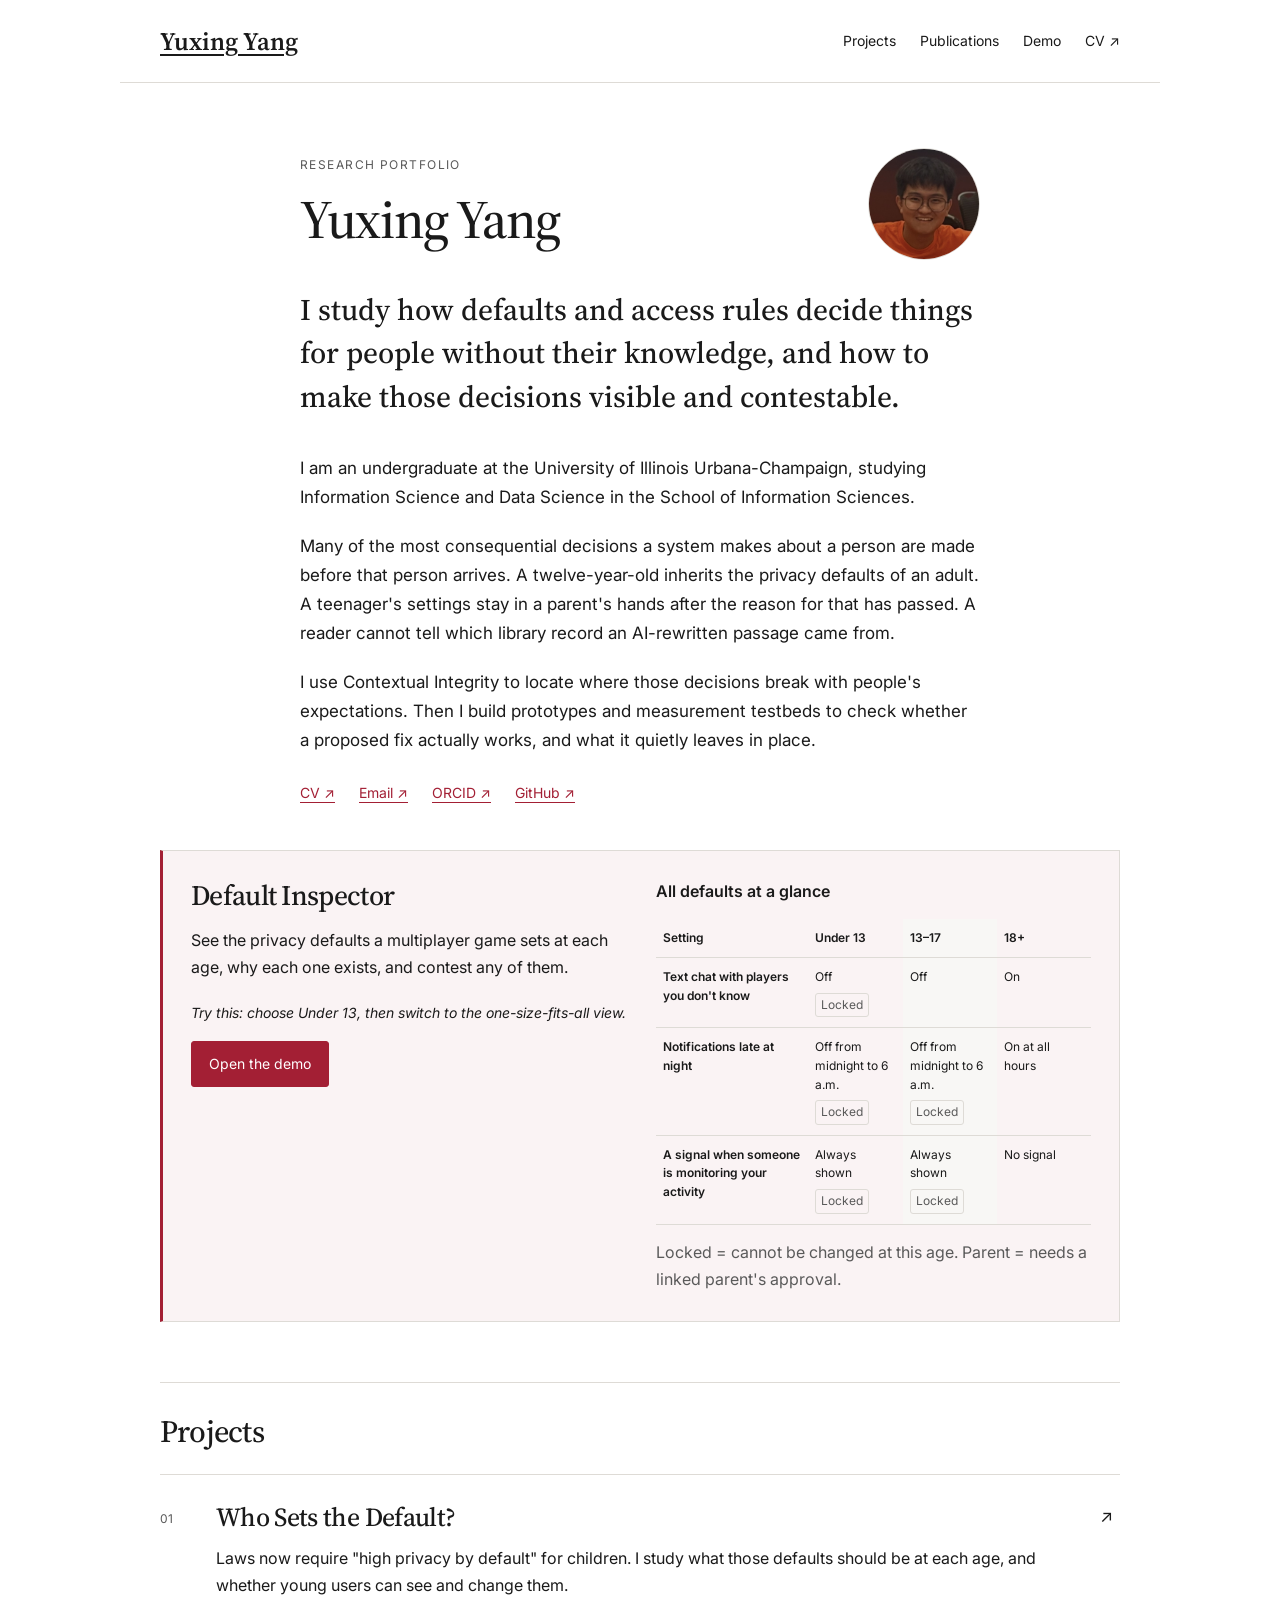
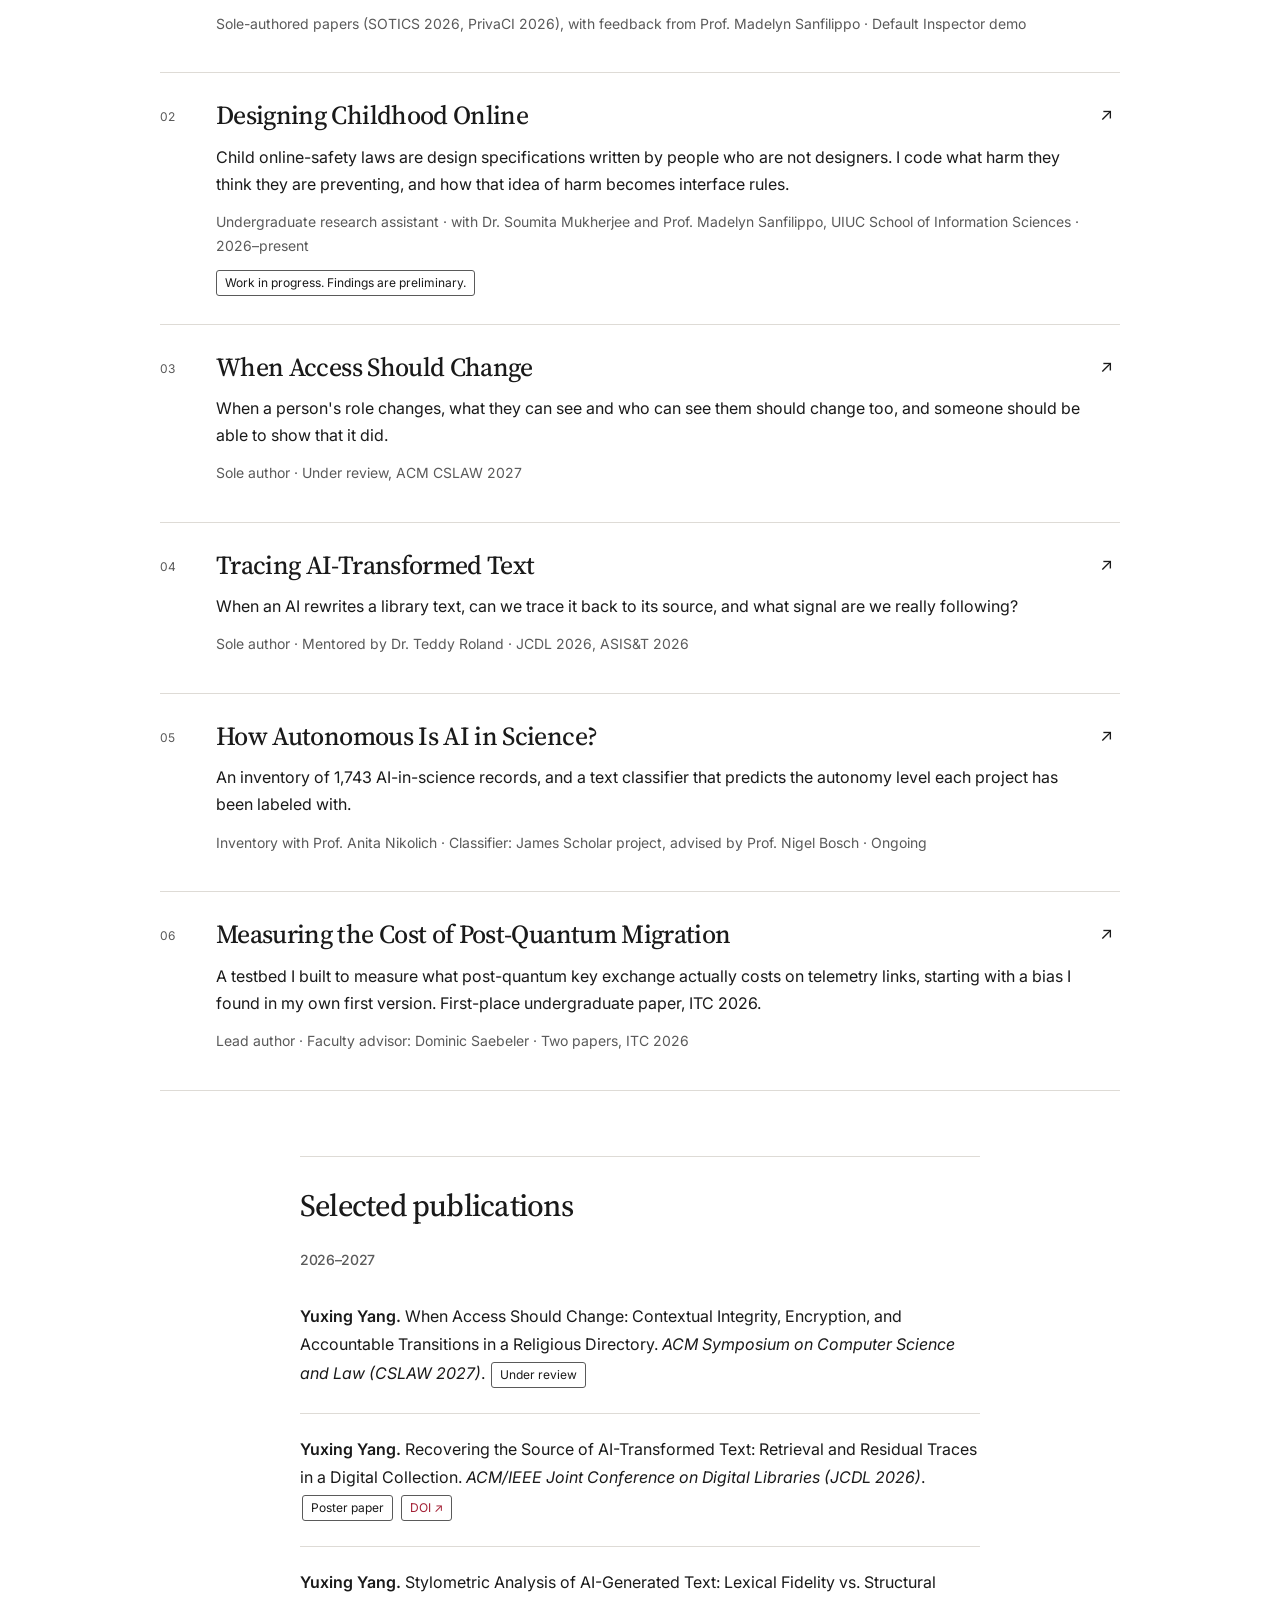
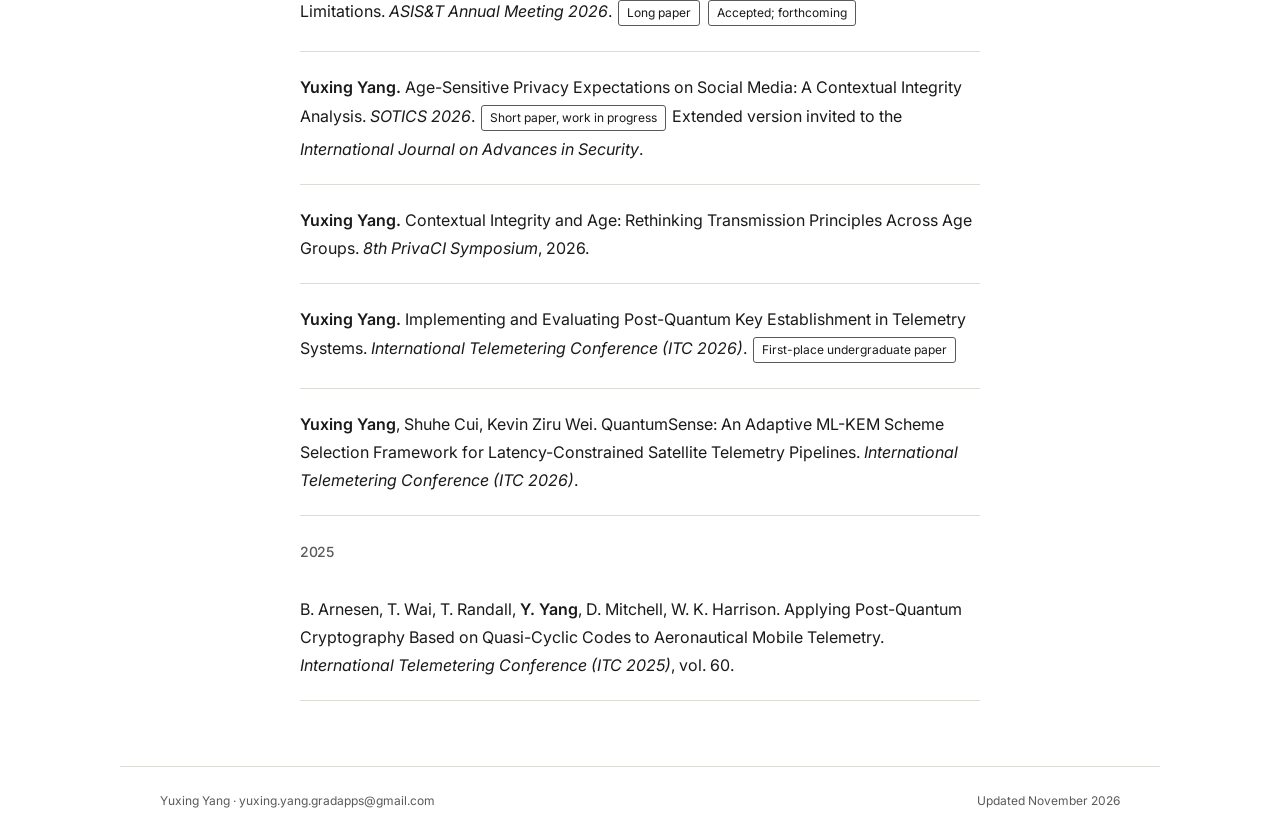
<file: index.html>
<!doctype html>
<html lang="en"><head><meta charset="utf-8"><meta name="viewport" content="width=device-width, initial-scale=1"><title>Yuxing Yang · Research portfolio</title><meta name="description" content="I study how defaults and access rules decide things for people without their knowledge, and how to make those decisions visible and contestable."><meta property="og:title" content="Yuxing Yang · Research portfolio"><meta property="og:description" content="I study how defaults and access rules decide things for people without their knowledge, and how to make those decisions visible and contestable."><meta property="og:type" content="website"><meta property="og:image" content="https://elioyang.github.io/assets/img/headshot.jpg"><link rel="canonical" href="https://elioyang.github.io/"><meta name="theme-color" content="#ffffff" media="(prefers-color-scheme: light)"><meta name="theme-color" content="#141414" media="(prefers-color-scheme: dark)"><meta name="color-scheme" content="light dark"><link rel="icon" href="/assets/img/favicon.svg" type="image/svg+xml"><link rel="preconnect" href="https://fonts.googleapis.com"><link rel="preconnect" href="https://fonts.gstatic.com" crossorigin><link href="https://fonts.googleapis.com/css2?family=Inter:wght@400;500;600;700&family=Source+Serif+4:ital,wght@0,400;0,500;0,600;1,400&display=swap" rel="stylesheet"><link rel="stylesheet" href="/assets/css/site.css"><script src="/assets/js/shared.js" defer></script><script src="/assets/js/charts.js" defer></script></head>
<body class=""><a class="skip" href="#main">Skip to content</a><header class="site-header"><a class="wordmark" href="/" aria-current="page">Yuxing Yang</a><nav aria-label="Main navigation"><a href="/#projects" >Projects</a><a href="/#publications">Publications</a><a href="/demo/" >Demo</a><a href="/assets/cv.pdf">CV ↗</a></nav></header><main id="main"><section class="intro-section"><div class="intro-top"><div><p class="eyebrow">Research portfolio</p><h1>Yuxing Yang</h1></div><img class="headshot" src="/assets/img/headshot.jpg" alt="Yuxing Yang" width="112" height="112"></div><p class="hero-statement">I study how defaults and access rules decide things for people without their knowledge, and how to make those decisions visible and contestable.</p><div class="intro-copy"><p>I am an undergraduate at the University of Illinois Urbana-Champaign, studying Information Science and Data Science in the School of Information Sciences.</p><p>Many of the most consequential decisions a system makes about a person are made before that person arrives. A twelve-year-old inherits the privacy defaults of an adult. A teenager's settings stay in a parent's hands after the reason for that has passed. A reader cannot tell which library record an AI-rewritten passage came from.</p><p>I use Contextual Integrity to locate where those decisions break with people's expectations. Then I build prototypes and measurement testbeds to check whether a proposed fix actually works, and what it quietly leaves in place.</p></div><div class="profile-links"><a href="assets/cv.pdf">CV ↗</a><a href="mailto:yuxing.yang.gradapps@gmail.com">Email ↗</a><a href="https://orcid.org/0009-0000-5324-3581">ORCID ↗</a><a href="https://github.com/ElioYang">GitHub ↗</a></div></section><section class="demo-panel"><div><h2>Default Inspector</h2><p>See the privacy defaults a multiplayer game sets at each age, why each one exists, and contest any of them.</p><p class="try-line"><em>Try this: choose Under 13, then switch to the one-size-fits-all view.</em></p><a class="primary button" href="/demo/">Open the demo</a></div><div class="mini-matrix" data-overview="mini"></div></section><section id="projects" class="projects-section"><h2>Projects</h2><div class="project-list"><a class="project-row" href="/projects/defaults.html"><span class="project-number">01</span><div><h3>Who Sets the Default?</h3><p>Laws now require "high privacy by default" for children. I study what those defaults should be at each age, and whether young users can see and change them.</p><p class="meta-line">Sole-authored papers (SOTICS 2026, PrivaCI 2026), with feedback from Prof. Madelyn Sanfilippo · Default Inspector demo</p></div><span aria-hidden="true">↗</span></a><a class="project-row" href="/projects/design-codes.html"><span class="project-number">02</span><div><h3>Designing Childhood Online</h3><p>Child online-safety laws are design specifications written by people who are not designers. I code what harm they think they are preventing, and how that idea of harm becomes interface rules.</p><p class="meta-line">Undergraduate research assistant · with Dr. Soumita Mukherjee and Prof. Madelyn Sanfilippo, UIUC School of Information Sciences · 2026–present</p><span class="pill">Work in progress. Findings are preliminary.</span></div><span aria-hidden="true">↗</span></a><a class="project-row" href="/projects/access.html"><span class="project-number">03</span><div><h3>When Access Should Change</h3><p>When a person's role changes, what they can see and who can see them should change too, and someone should be able to show that it did.</p><p class="meta-line">Sole author · Under review, ACM CSLAW 2027</p></div><span aria-hidden="true">↗</span></a><a class="project-row" href="/projects/ai-text.html"><span class="project-number">04</span><div><h3>Tracing AI-Transformed Text</h3><p>When an AI rewrites a library text, can we trace it back to its source, and what signal are we really following?</p><p class="meta-line">Sole author · Mentored by Dr. Teddy Roland · JCDL 2026, ASIS&amp;T 2026</p></div><span aria-hidden="true">↗</span></a><a class="project-row" href="/projects/ai-science.html"><span class="project-number">05</span><div><h3>How Autonomous Is AI in Science?</h3><p>An inventory of 1,743 AI-in-science records, and a text classifier that predicts the autonomy level each project has been labeled with.</p><p class="meta-line">Inventory with Prof. Anita Nikolich · Classifier: James Scholar project, advised by Prof. Nigel Bosch · Ongoing</p></div><span aria-hidden="true">↗</span></a><a class="project-row" href="/projects/pqc.html"><span class="project-number">06</span><div><h3>Measuring the Cost of Post-Quantum Migration</h3><p>A testbed I built to measure what post-quantum key exchange actually costs on telemetry links, starting with a bias I found in my own first version. First-place undergraduate paper, ITC 2026.</p><p class="meta-line">Lead author · Faculty advisor: Dominic Saebeler · Two papers, ITC 2026</p></div><span aria-hidden="true">↗</span></a></div></section><section id="publications" class="publications-section"><h2>Selected publications</h2><h3 class="pub-year">2026–2027</h3><ul class="publication-list"><li class="publication"><strong>Yuxing Yang.</strong> <a class="publication-title" href="/assets/papers/cslaw2027-when-access-should-change-preprint.pdf">When Access Should Change: Contextual Integrity, Encryption, and Accountable Transitions in a Religious Directory.</a> <em>ACM Symposium on Computer Science and Law (CSLAW 2027)</em>. <span class="pill">Under review</span></li><li class="publication"><strong>Yuxing Yang.</strong> <a class="publication-title" href="/assets/papers/jcdl2026-source-recovery.pdf">Recovering the Source of AI-Transformed Text: Retrieval and Residual Traces in a Digital Collection.</a> <em>ACM/IEEE Joint Conference on Digital Libraries (JCDL 2026)</em>. <span class="pill">Poster paper</span> <a class="pill doi" href="https://doi.org/10.1145/3805696.3846479">DOI ↗</a></li><li class="publication"><strong>Yuxing Yang.</strong> <a class="publication-title" href="/assets/papers/asist2026-stylometry.pdf">Stylometric Analysis of AI-Generated Text: Lexical Fidelity vs. Structural Limitations.</a> <em>ASIS&amp;T Annual Meeting 2026</em>. <span class="pill">Long paper</span> <span class="pill">Accepted; forthcoming</span></li><li class="publication"><strong>Yuxing Yang.</strong> <a class="publication-title" href="/assets/papers/sotics2026-age-sensitive-privacy.pdf">Age-Sensitive Privacy Expectations on Social Media: A Contextual Integrity Analysis.</a> <em>SOTICS 2026</em>. <span class="pill">Short paper, work in progress</span> Extended version invited to the <em>International Journal on Advances in Security</em>.</li><li class="publication"><strong>Yuxing Yang.</strong> <a class="publication-title" href="/assets/papers/privaci2026-ci-and-age.pdf">Contextual Integrity and Age: Rethinking Transmission Principles Across Age Groups.</a> <em>8th PrivaCI Symposium</em>, 2026.</li><li class="publication"><strong>Yuxing Yang.</strong> <a class="publication-title" href="/assets/papers/itc2026-pq-key-establishment-testbed.pdf">Implementing and Evaluating Post-Quantum Key Establishment in Telemetry Systems.</a> <em>International Telemetering Conference (ITC 2026)</em>. <span class="pill">First-place undergraduate paper</span></li><li class="publication"><strong>Yuxing Yang</strong>, Shuhe Cui, Kevin Ziru Wei. <a class="publication-title" href="/assets/papers/itc2026-quantumsense.pdf">QuantumSense: An Adaptive ML-KEM Scheme Selection Framework for Latency-Constrained Satellite Telemetry Pipelines.</a> <em>International Telemetering Conference (ITC 2026)</em>.</li></ul><h3 class="pub-year">2025</h3><ul class="publication-list"><li class="publication">B. Arnesen, T. Wai, T. Randall, <strong>Y. Yang</strong>, D. Mitchell, W. K. Harrison. Applying Post-Quantum Cryptography Based on Quasi-Cyclic Codes to Aeronautical Mobile Telemetry. <em>International Telemetering Conference (ITC 2025)</em>, vol. 60.</li></ul></section></main><footer class="site-footer"><a href="mailto:yuxing.yang.gradapps@gmail.com">Yuxing Yang · yuxing.yang.gradapps@gmail.com</a><span>Updated November 2026</span></footer></body></html>
</file>
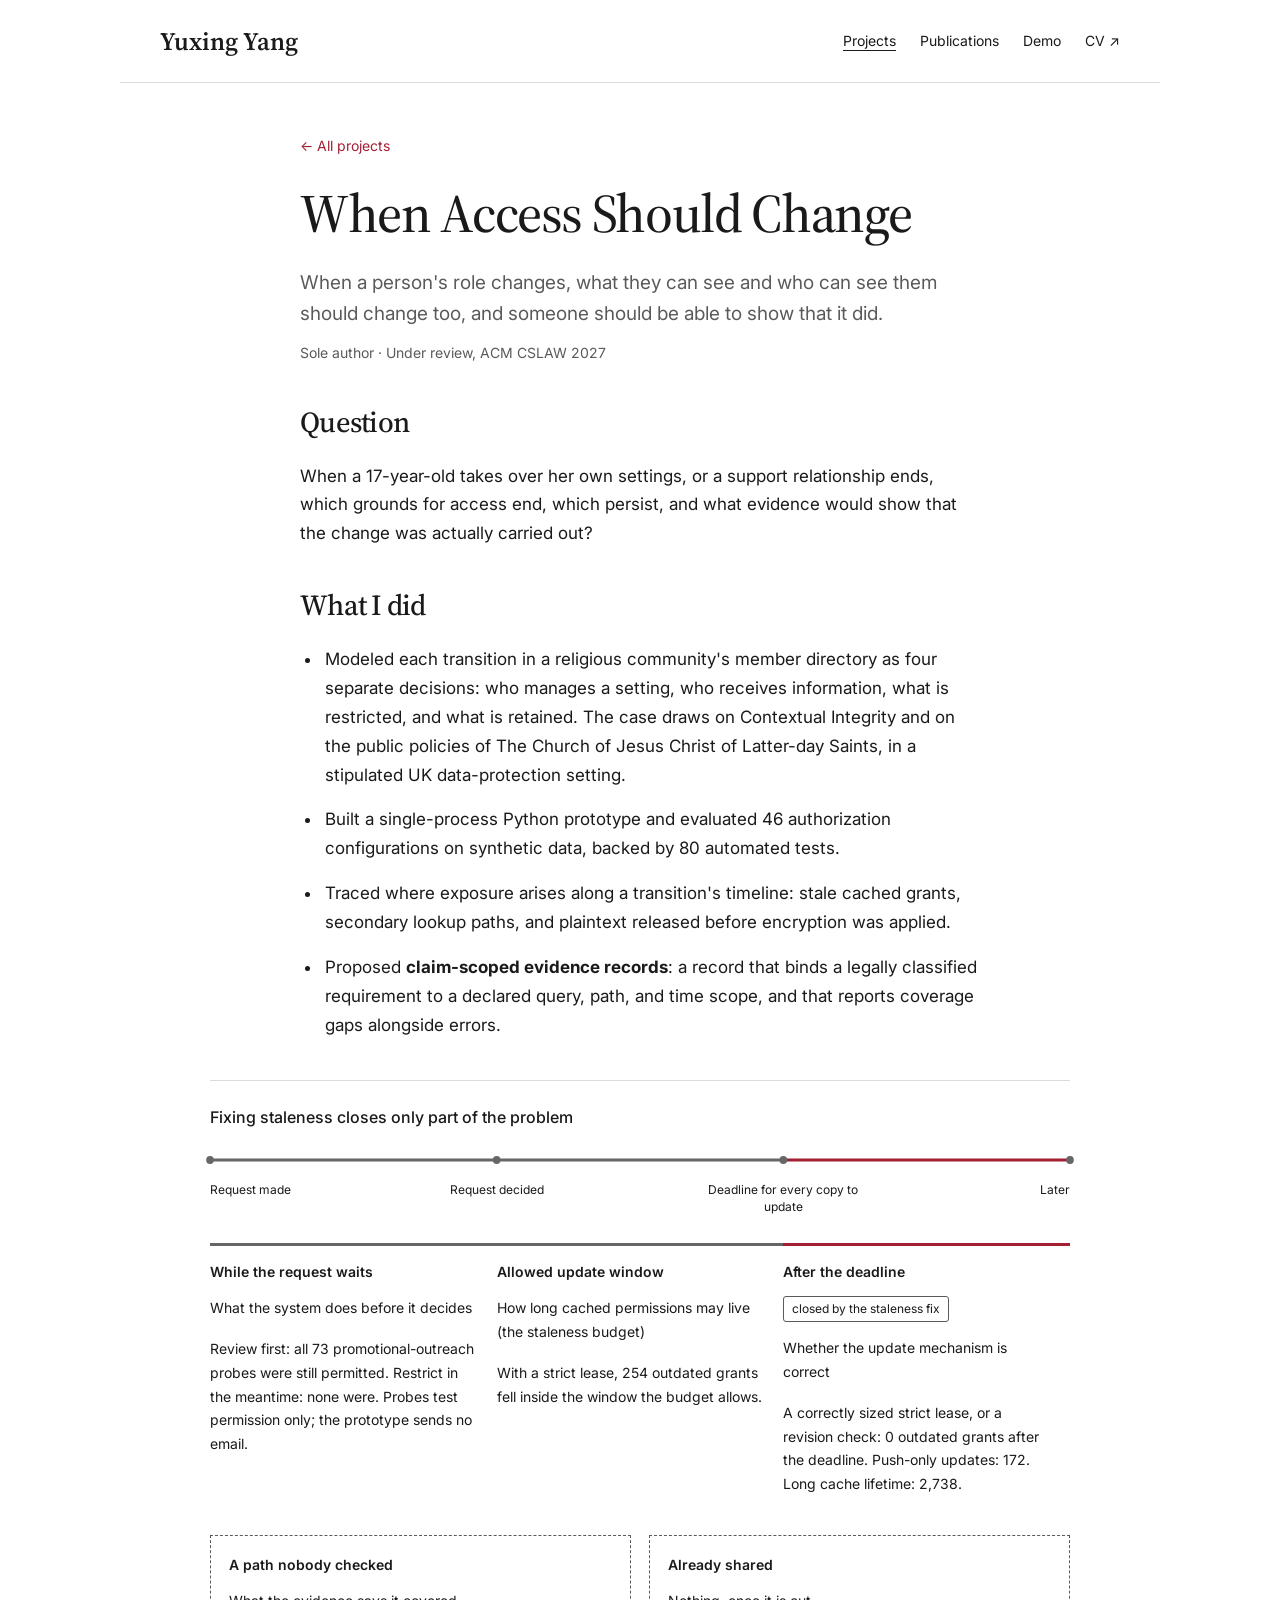
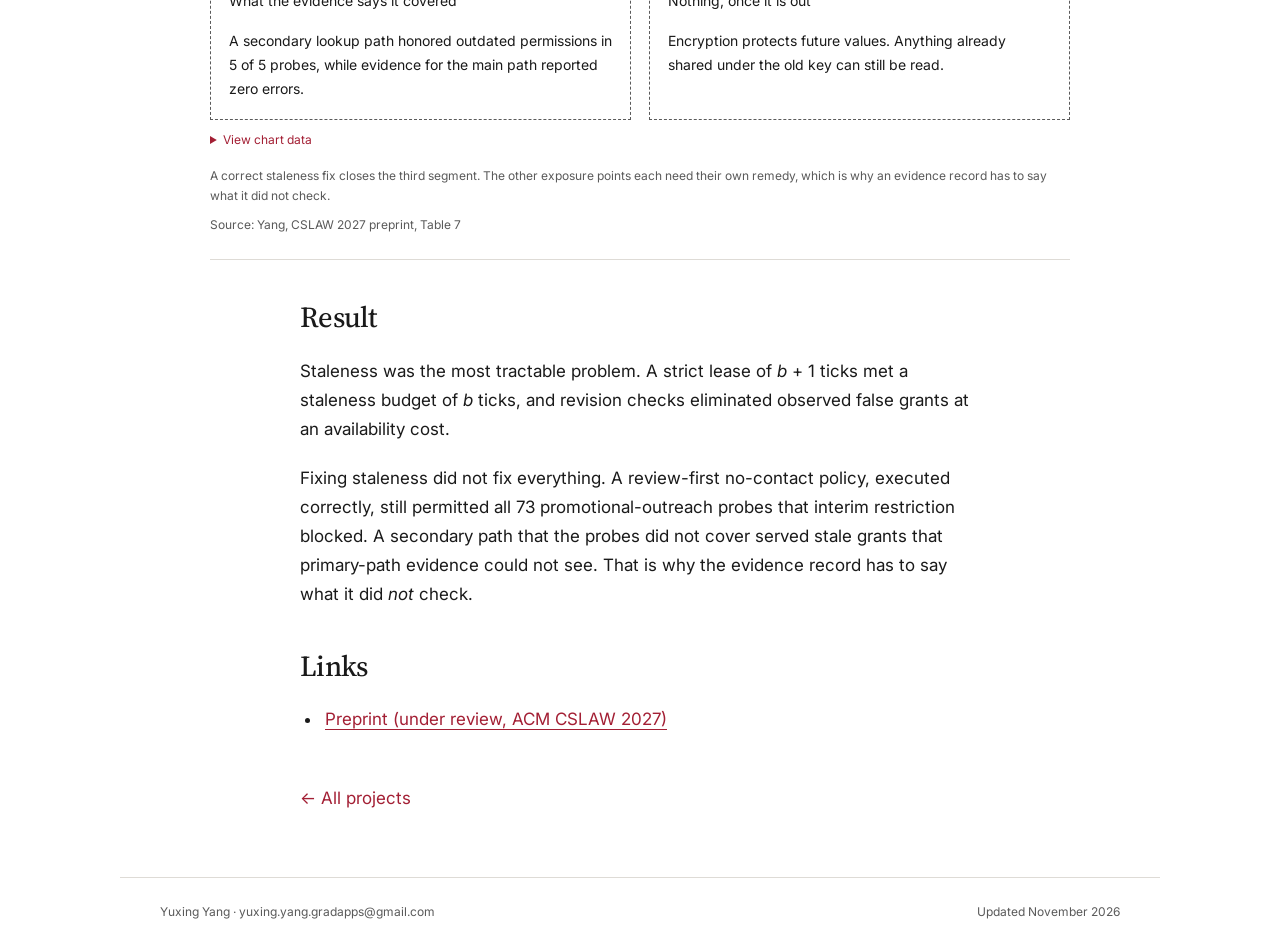
<file: projects/access.html>
<!doctype html>
<html lang="en"><head><meta charset="utf-8"><meta name="viewport" content="width=device-width, initial-scale=1"><title>When Access Should Change · Yuxing Yang</title><meta name="description" content="When a person&#x27;s role changes, what they can see and who can see them should change too, and someone should be able to show that it did."><meta property="og:title" content="When Access Should Change · Yuxing Yang"><meta property="og:description" content="When a person&#x27;s role changes, what they can see and who can see them should change too, and someone should be able to show that it did."><meta property="og:type" content="website"><meta property="og:image" content="https://elioyang.github.io/assets/img/headshot.jpg"><link rel="canonical" href="https://elioyang.github.io/projects/access.html"><meta name="theme-color" content="#ffffff" media="(prefers-color-scheme: light)"><meta name="theme-color" content="#141414" media="(prefers-color-scheme: dark)"><meta name="color-scheme" content="light dark"><link rel="icon" href="/assets/img/favicon.svg" type="image/svg+xml"><link rel="preconnect" href="https://fonts.googleapis.com"><link rel="preconnect" href="https://fonts.gstatic.com" crossorigin><link href="https://fonts.googleapis.com/css2?family=Inter:wght@400;500;600;700&family=Source+Serif+4:ital,wght@0,400;0,500;0,600;1,400&display=swap" rel="stylesheet"><link rel="stylesheet" href="/assets/css/site.css"><script src="/assets/js/shared.js" defer></script><script src="/assets/js/charts.js" defer></script></head>
<body class="project-page"><a class="skip" href="#main">Skip to content</a><header class="site-header"><a class="wordmark" href="/" >Yuxing Yang</a><nav aria-label="Main navigation"><a href="/#projects" aria-current="page">Projects</a><a href="/#publications">Publications</a><a href="/demo/" >Demo</a><a href="/assets/cv.pdf">CV ↗</a></nav></header><main id="main"><header class="project-heading"><a class="back" href="/#projects">← All projects</a><h1>When Access Should Change</h1><p class="tagline">When a person's role changes, what they can see and who can see them should change too, and someone should be able to show that it did.</p><p class="meta-line">Sole author · Under review, ACM CSLAW 2027</p></header><section class="prose-section"><h2>Question</h2><p>When a 17-year-old takes over her own settings, or a support relationship ends, which grounds for access end, which persist, and what evidence would show that the change was actually carried out?</p></section><section class="prose-section"><h2>What I did</h2><ul><li>Modeled each transition in a religious community's member directory as four separate decisions: who manages a setting, who receives information, what is restricted, and what is retained. The case draws on Contextual Integrity and on the public policies of The Church of Jesus Christ of Latter-day Saints, in a stipulated UK data-protection setting.</li><li>Built a single-process Python prototype and evaluated 46 authorization configurations on synthetic data, backed by 80 automated tests.</li><li>Traced where exposure arises along a transition's timeline: stale cached grants, secondary lookup paths, and plaintext released before encryption was applied.</li><li>Proposed <strong>claim-scoped evidence records</strong>: a record that binds a legally classified requirement to a declared query, path, and time scope, and that reports coverage gaps alongside errors.</li></ul></section><figure id="figure-timeline" class="research-figure timeline-figure"><h2 class="figure-title">Fixing staleness closes only part of the problem</h2><div class="timeline-axis"><svg viewBox="0 0 900 24" preserveAspectRatio="none" aria-hidden="true"><line x1="0" x2="300" y1="12" y2="12" class="neutral-stroke"/><line x1="300" x2="600" y1="12" y2="12" class="neutral-stroke"/><line x1="600" x2="900" y1="12" y2="12" class="accent-stroke"/><circle cx="0" cy="12" r="4"/><circle cx="300" cy="12" r="4"/><circle cx="600" cy="12" r="4"/><circle cx="900" cy="12" r="4"/></svg><span class="timeline-tick" style="left:0.0%">Request made</span><span class="timeline-tick" style="left:33.333333333333336%">Request decided</span><span class="timeline-tick" style="left:66.66666666666667%">Deadline for every copy to update</span><span class="timeline-tick" style="left:100.0%">Later</span></div><div class="timeline-grid"><section class="timeline-segment"><span class="mobile-axis">Request made → Request decided</span><h3>While the request waits</h3><p>What the system does before it decides</p><p>Review first: all 73 promotional-outreach probes were still permitted. Restrict in the meantime: none were. Probes test permission only; the prototype sends no email.</p></section><section class="timeline-segment"><span class="mobile-axis">Request decided → Deadline for every copy to update</span><h3>Allowed update window</h3><p>How long cached permissions may live (the staleness budget)</p><p>With a strict lease, 254 outdated grants fell inside the window the budget allows.</p></section><section class="timeline-segment closed"><span class="mobile-axis">Deadline for every copy to update → Later</span><h3>After the deadline</h3><span class="pill">closed by the staleness fix</span><p>Whether the update mechanism is correct</p><p>A correctly sized strict lease, or a revision check: 0 outdated grants after the deadline. Push-only updates: 172. Long cache lifetime: 2,738.</p></section></div><div class="side-tracks"><section><h3>A path nobody checked</h3><p>What the evidence says it covered</p><p>A secondary lookup path honored outdated permissions in 5 of 5 probes, while evidence for the main path reported zero errors.</p></section><section><h3>Already shared</h3><p>Nothing, once it is out</p><p>Encryption protects future values. Anything already shared under the old key can still be read.</p></section></div><details class="chart-data"><summary>View chart data</summary><div class="data-wrap"><table><thead><tr><th scope="col">Request made</th><th scope="col">Later</th></tr></thead><tbody><tr><th scope="row">While the request waits</th><td>What the system does before it decides · Review first: all 73 promotional-outreach probes were still permitted. Restrict in the meantime: none were. Probes test permission only; the prototype sends no email.</td></tr><tr><th scope="row">Allowed update window</th><td>How long cached permissions may live (the staleness budget) · With a strict lease, 254 outdated grants fell inside the window the budget allows.</td></tr><tr><th scope="row">After the deadline</th><td>Whether the update mechanism is correct · A correctly sized strict lease, or a revision check: 0 outdated grants after the deadline. Push-only updates: 172. Long cache lifetime: 2,738.</td></tr><tr><th scope="row">A path nobody checked</th><td>What the evidence says it covered · A secondary lookup path honored outdated permissions in 5 of 5 probes, while evidence for the main path reported zero errors.</td></tr><tr><th scope="row">Already shared</th><td>Nothing, once it is out · Encryption protects future values. Anything already shared under the old key can still be read.</td></tr></tbody></table></div></details><figcaption>A correct staleness fix closes the third segment. The other exposure points each need their own remedy, which is why an evidence record has to say what it did not check.<span class="source">Source: Yang, CSLAW 2027 preprint, Table 7</span></figcaption></figure><section class="prose-section"><h2>Result</h2><p>Staleness was the most tractable problem. A strict lease of <em>b</em> + 1 ticks met a staleness budget of <em>b</em> ticks, and revision checks eliminated observed false grants at an availability cost.</p><p>Fixing staleness did not fix everything. A review-first no-contact policy, executed correctly, still permitted all 73 promotional-outreach probes that interim restriction blocked. A secondary path that the probes did not cover served stale grants that primary-path evidence could not see. That is why the evidence record has to say what it did <em>not</em> check.</p></section><section class="prose-section"><h2>Links</h2><ul><li><a href="../assets/papers/cslaw2027-when-access-should-change-preprint.pdf">Preprint (under review, ACM CSLAW 2027)</a></li></ul></section><div class="prose-section bottom-back"><a href="/#projects">← All projects</a></div></main><footer class="site-footer"><a href="mailto:yuxing.yang.gradapps@gmail.com">Yuxing Yang · yuxing.yang.gradapps@gmail.com</a><span>Updated November 2026</span></footer></body></html>
</file>
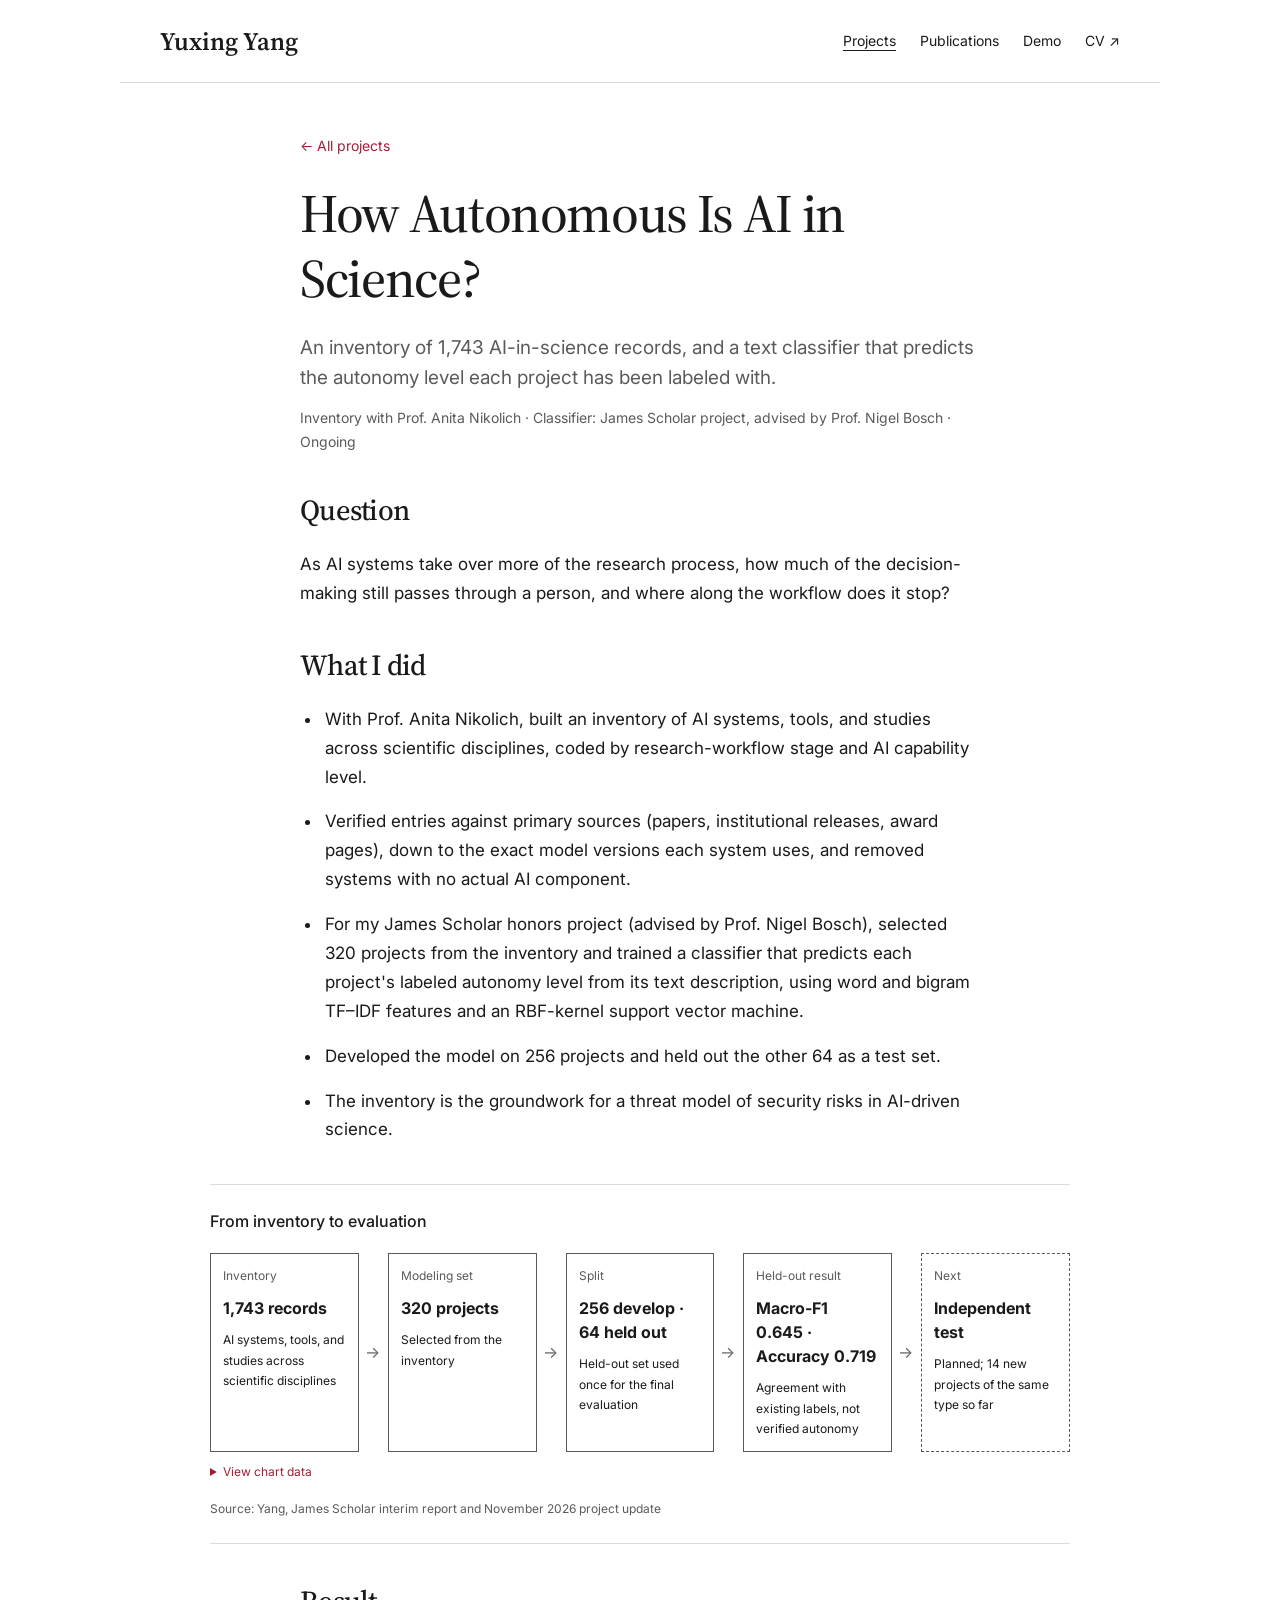
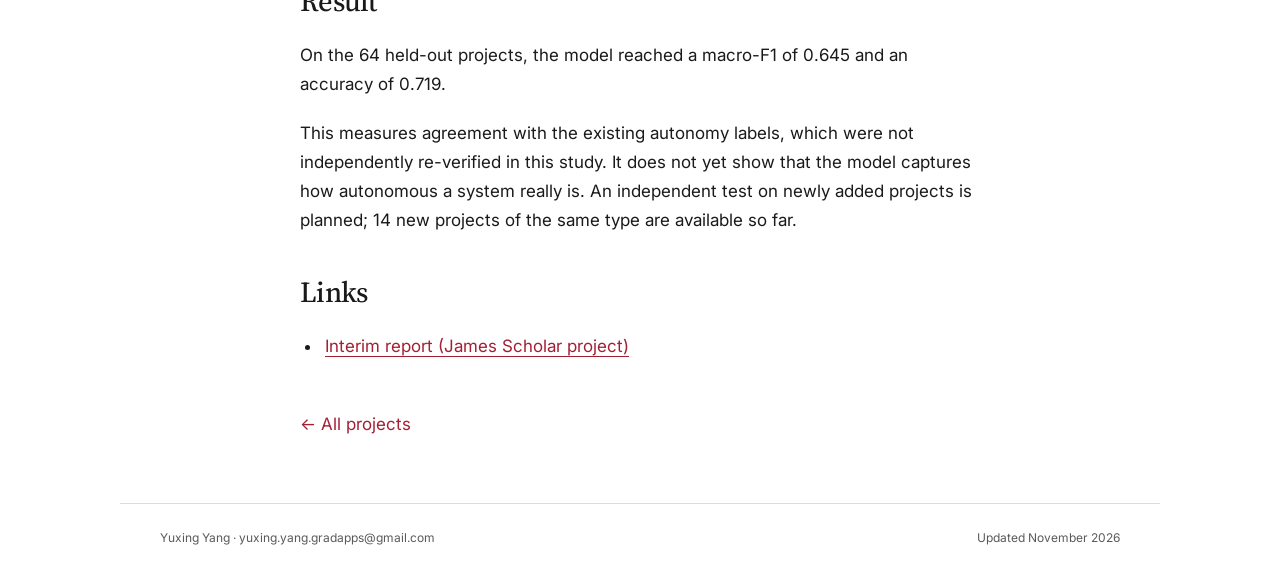
<file: projects/ai-science.html>
<!doctype html>
<html lang="en"><head><meta charset="utf-8"><meta name="viewport" content="width=device-width, initial-scale=1"><title>How Autonomous Is AI in Science? · Yuxing Yang</title><meta name="description" content="An inventory of 1,743 AI-in-science records, and a text classifier that predicts the autonomy level each project has been labeled with."><meta property="og:title" content="How Autonomous Is AI in Science? · Yuxing Yang"><meta property="og:description" content="An inventory of 1,743 AI-in-science records, and a text classifier that predicts the autonomy level each project has been labeled with."><meta property="og:type" content="website"><meta property="og:image" content="https://elioyang.github.io/assets/img/headshot.jpg"><link rel="canonical" href="https://elioyang.github.io/projects/ai-science.html"><meta name="theme-color" content="#ffffff" media="(prefers-color-scheme: light)"><meta name="theme-color" content="#141414" media="(prefers-color-scheme: dark)"><meta name="color-scheme" content="light dark"><link rel="icon" href="/assets/img/favicon.svg" type="image/svg+xml"><link rel="preconnect" href="https://fonts.googleapis.com"><link rel="preconnect" href="https://fonts.gstatic.com" crossorigin><link href="https://fonts.googleapis.com/css2?family=Inter:wght@400;500;600;700&family=Source+Serif+4:ital,wght@0,400;0,500;0,600;1,400&display=swap" rel="stylesheet"><link rel="stylesheet" href="/assets/css/site.css"><script src="/assets/js/shared.js" defer></script><script src="/assets/js/charts.js" defer></script></head>
<body class="project-page"><a class="skip" href="#main">Skip to content</a><header class="site-header"><a class="wordmark" href="/" >Yuxing Yang</a><nav aria-label="Main navigation"><a href="/#projects" aria-current="page">Projects</a><a href="/#publications">Publications</a><a href="/demo/" >Demo</a><a href="/assets/cv.pdf">CV ↗</a></nav></header><main id="main"><header class="project-heading"><a class="back" href="/#projects">← All projects</a><h1>How Autonomous Is AI in Science?</h1><p class="tagline">An inventory of 1,743 AI-in-science records, and a text classifier that predicts the autonomy level each project has been labeled with.</p><p class="meta-line">Inventory with Prof. Anita Nikolich · Classifier: James Scholar project, advised by Prof. Nigel Bosch · Ongoing</p></header><section class="prose-section"><h2>Question</h2><p>As AI systems take over more of the research process, how much of the decision-making still passes through a person, and where along the workflow does it stop?</p></section><section class="prose-section"><h2>What I did</h2><ul><li>With Prof. Anita Nikolich, built an inventory of AI systems, tools, and studies across scientific disciplines, coded by research-workflow stage and AI capability level.</li><li>Verified entries against primary sources (papers, institutional releases, award pages), down to the exact model versions each system uses, and removed systems with no actual AI component.</li><li>For my James Scholar honors project (advised by Prof. Nigel Bosch), selected 320 projects from the inventory and trained a classifier that predicts each project's labeled autonomy level from its text description, using word and bigram TF–IDF features and an RBF-kernel support vector machine.</li><li>Developed the model on 256 projects and held out the other 64 as a test set.</li><li>The inventory is the groundwork for a threat model of security risks in AI-driven science.</li></ul></section><figure id="figure-pipeline" class="research-figure pipeline-figure"><h2 class="figure-title">From inventory to evaluation</h2><div class="pipeline"><div class="pipeline-step"><span class="step-label">Inventory</span><strong>1,743 records</strong><span>AI systems, tools, and studies across scientific disciplines</span></div><span class="step-arrow" aria-hidden="true">→</span><div class="pipeline-step"><span class="step-label">Modeling set</span><strong>320 projects</strong><span>Selected from the inventory</span></div><span class="step-arrow" aria-hidden="true">→</span><div class="pipeline-step"><span class="step-label">Split</span><strong>256 develop · 64 held out</strong><span>Held-out set used once for the final evaluation</span></div><span class="step-arrow" aria-hidden="true">→</span><div class="pipeline-step"><span class="step-label">Held-out result</span><strong>Macro-F1 0.645 · Accuracy 0.719</strong><span>Agreement with existing labels, not verified autonomy</span></div><span class="step-arrow" aria-hidden="true">→</span><div class="pipeline-step pending"><span class="step-label">Next</span><strong>Independent test</strong><span>Planned; 14 new projects of the same type so far</span></div></div><details class="chart-data"><summary>View chart data</summary><div class="data-wrap"><table><thead><tr><th scope="col">Label</th><th scope="col">Value</th><th scope="col">Note</th></tr></thead><tbody><tr><th scope="row">Inventory</th><td>1,743 records</td><td>AI systems, tools, and studies across scientific disciplines</td></tr><tr><th scope="row">Modeling set</th><td>320 projects</td><td>Selected from the inventory</td></tr><tr><th scope="row">Split</th><td>256 develop · 64 held out</td><td>Held-out set used once for the final evaluation</td></tr><tr><th scope="row">Held-out result</th><td>Macro-F1 0.645 · Accuracy 0.719</td><td>Agreement with existing labels, not verified autonomy</td></tr><tr><th scope="row">Next</th><td>Independent test</td><td>Planned; 14 new projects of the same type so far</td></tr></tbody></table></div></details><figcaption><span class="source">Source: Yang, James Scholar interim report and November 2026 project update</span></figcaption></figure><section class="prose-section"><h2>Result</h2><p>On the 64 held-out projects, the model reached a macro-F1 of 0.645 and an accuracy of 0.719.</p><p>This measures agreement with the existing autonomy labels, which were not independently re-verified in this study. It does not yet show that the model captures how autonomous a system really is. An independent test on newly added projects is planned; 14 new projects of the same type are available so far.</p></section><section class="prose-section"><h2>Links</h2><ul><li><a href="../assets/papers/JS_Interim_Report_Yuxing_Yang.pdf">Interim report (James Scholar project)</a></li></ul></section><div class="prose-section bottom-back"><a href="/#projects">← All projects</a></div></main><footer class="site-footer"><a href="mailto:yuxing.yang.gradapps@gmail.com">Yuxing Yang · yuxing.yang.gradapps@gmail.com</a><span>Updated November 2026</span></footer></body></html>
</file>
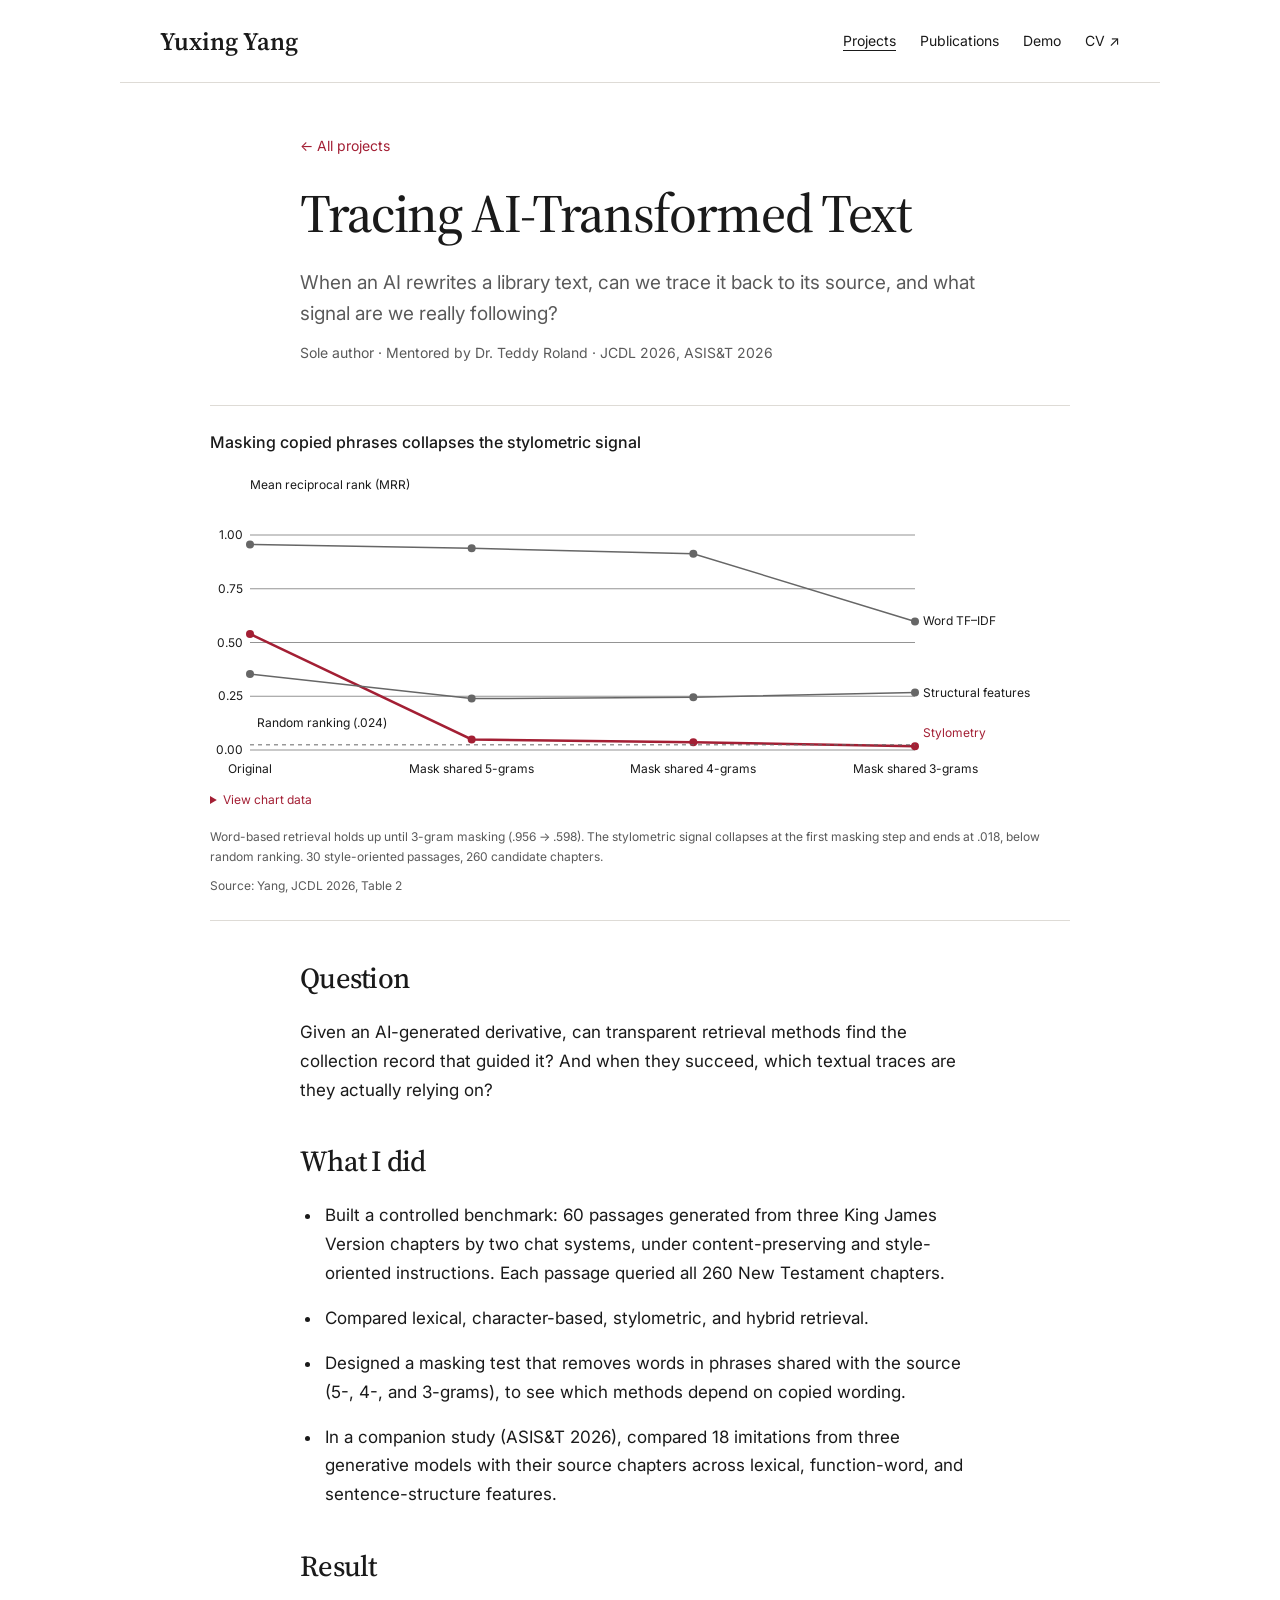
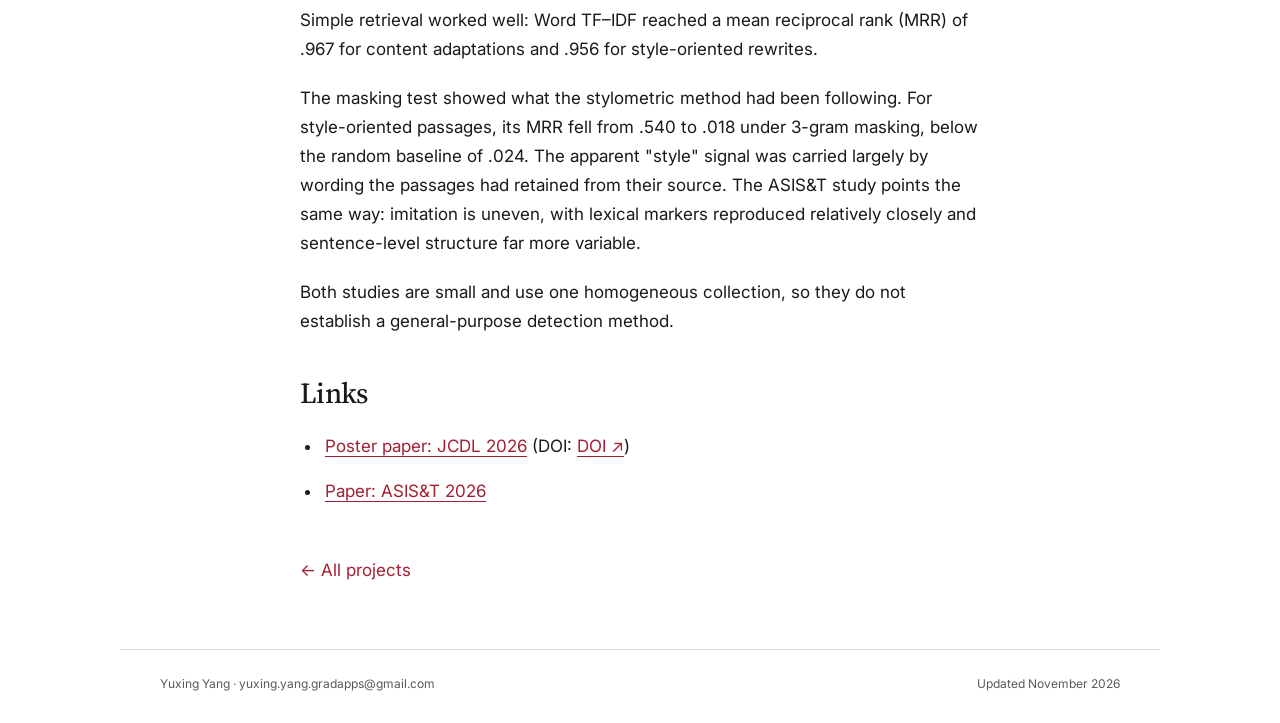
<file: projects/ai-text.html>
<!doctype html>
<html lang="en"><head><meta charset="utf-8"><meta name="viewport" content="width=device-width, initial-scale=1"><title>Tracing AI-Transformed Text · Yuxing Yang</title><meta name="description" content="When an AI rewrites a library text, can we trace it back to its source, and what signal are we really following?"><meta property="og:title" content="Tracing AI-Transformed Text · Yuxing Yang"><meta property="og:description" content="When an AI rewrites a library text, can we trace it back to its source, and what signal are we really following?"><meta property="og:type" content="website"><meta property="og:image" content="https://elioyang.github.io/assets/img/headshot.jpg"><link rel="canonical" href="https://elioyang.github.io/projects/ai-text.html"><meta name="theme-color" content="#ffffff" media="(prefers-color-scheme: light)"><meta name="theme-color" content="#141414" media="(prefers-color-scheme: dark)"><meta name="color-scheme" content="light dark"><link rel="icon" href="/assets/img/favicon.svg" type="image/svg+xml"><link rel="preconnect" href="https://fonts.googleapis.com"><link rel="preconnect" href="https://fonts.gstatic.com" crossorigin><link href="https://fonts.googleapis.com/css2?family=Inter:wght@400;500;600;700&family=Source+Serif+4:ital,wght@0,400;0,500;0,600;1,400&display=swap" rel="stylesheet"><link rel="stylesheet" href="/assets/css/site.css"><script src="/assets/js/shared.js" defer></script><script src="/assets/js/charts.js" defer></script></head>
<body class="project-page"><a class="skip" href="#main">Skip to content</a><header class="site-header"><a class="wordmark" href="/" >Yuxing Yang</a><nav aria-label="Main navigation"><a href="/#projects" aria-current="page">Projects</a><a href="/#publications">Publications</a><a href="/demo/" >Demo</a><a href="/assets/cv.pdf">CV ↗</a></nav></header><main id="main"><header class="project-heading"><a class="back" href="/#projects">← All projects</a><h1>Tracing AI-Transformed Text</h1><p class="tagline">When an AI rewrites a library text, can we trace it back to its source, and what signal are we really following?</p><p class="meta-line">Sole author · Mentored by Dr. Teddy Roland · JCDL 2026, ASIS&amp;T 2026</p></header><figure id="figure-ai-text" class="research-figure ai-text-figure"><h2 class="figure-title">Masking copied phrases collapses the stylometric signal</h2><div class="chart-canvas" data-chart="ai-text"></div><details class="chart-data"><summary>View chart data</summary><div class="data-wrap"><table><thead><tr><th scope="col">Masking level</th><th scope="col">Word TF–IDF</th><th scope="col">Stylometry</th><th scope="col">Structural features</th></tr></thead><tbody><tr><th scope="row">Original</th><td>0.956</td><td>0.54</td><td>0.353</td></tr><tr><th scope="row">Mask shared 5-grams</th><td>0.938</td><td>0.049</td><td>0.239</td></tr><tr><th scope="row">Mask shared 4-grams</th><td>0.913</td><td>0.036</td><td>0.245</td></tr><tr><th scope="row">Mask shared 3-grams</th><td>0.598</td><td>0.018</td><td>0.267</td></tr></tbody></table></div></details><figcaption>Word-based retrieval holds up until 3-gram masking (.956 → .598). The stylometric signal collapses at the first masking step and ends at .018, below random ranking. 30 style-oriented passages, 260 candidate chapters.<span class="source">Source: Yang, JCDL 2026, Table 2</span></figcaption></figure><section class="prose-section"><h2>Question</h2><p>Given an AI-generated derivative, can transparent retrieval methods find the collection record that guided it? And when they succeed, which textual traces are they actually relying on?</p></section><section class="prose-section"><h2>What I did</h2><ul><li>Built a controlled benchmark: 60 passages generated from three King James Version chapters by two chat systems, under content-preserving and style-oriented instructions. Each passage queried all 260 New Testament chapters.</li><li>Compared lexical, character-based, stylometric, and hybrid retrieval.</li><li>Designed a masking test that removes words in phrases shared with the source (5-, 4-, and 3-grams), to see which methods depend on copied wording.</li><li>In a companion study (ASIS&amp;T 2026), compared 18 imitations from three generative models with their source chapters across lexical, function-word, and sentence-structure features.</li></ul></section><section class="prose-section"><h2>Result</h2><p>Simple retrieval worked well: Word TF–IDF reached a mean reciprocal rank (MRR) of .967 for content adaptations and .956 for style-oriented rewrites.</p><p>The masking test showed what the stylometric method had been following. For style-oriented passages, its MRR fell from .540 to .018 under 3-gram masking, below the random baseline of .024. The apparent "style" signal was carried largely by wording the passages had retained from their source. The ASIS&amp;T study points the same way: imitation is uneven, with lexical markers reproduced relatively closely and sentence-level structure far more variable.</p><p>Both studies are small and use one homogeneous collection, so they do not establish a general-purpose detection method.</p></section><section class="prose-section"><h2>Links</h2><ul><li><a href="../assets/papers/jcdl2026-source-recovery.pdf">Poster paper: JCDL 2026</a> (DOI: <a class="doi" href="https://doi.org/10.1145/3805696.3846479">DOI ↗</a>)</li><li><a href="../assets/papers/asist2026-stylometry.pdf">Paper: ASIS&amp;T 2026</a></li></ul></section><div class="prose-section bottom-back"><a href="/#projects">← All projects</a></div></main><footer class="site-footer"><a href="mailto:yuxing.yang.gradapps@gmail.com">Yuxing Yang · yuxing.yang.gradapps@gmail.com</a><span>Updated November 2026</span></footer></body></html>
</file>
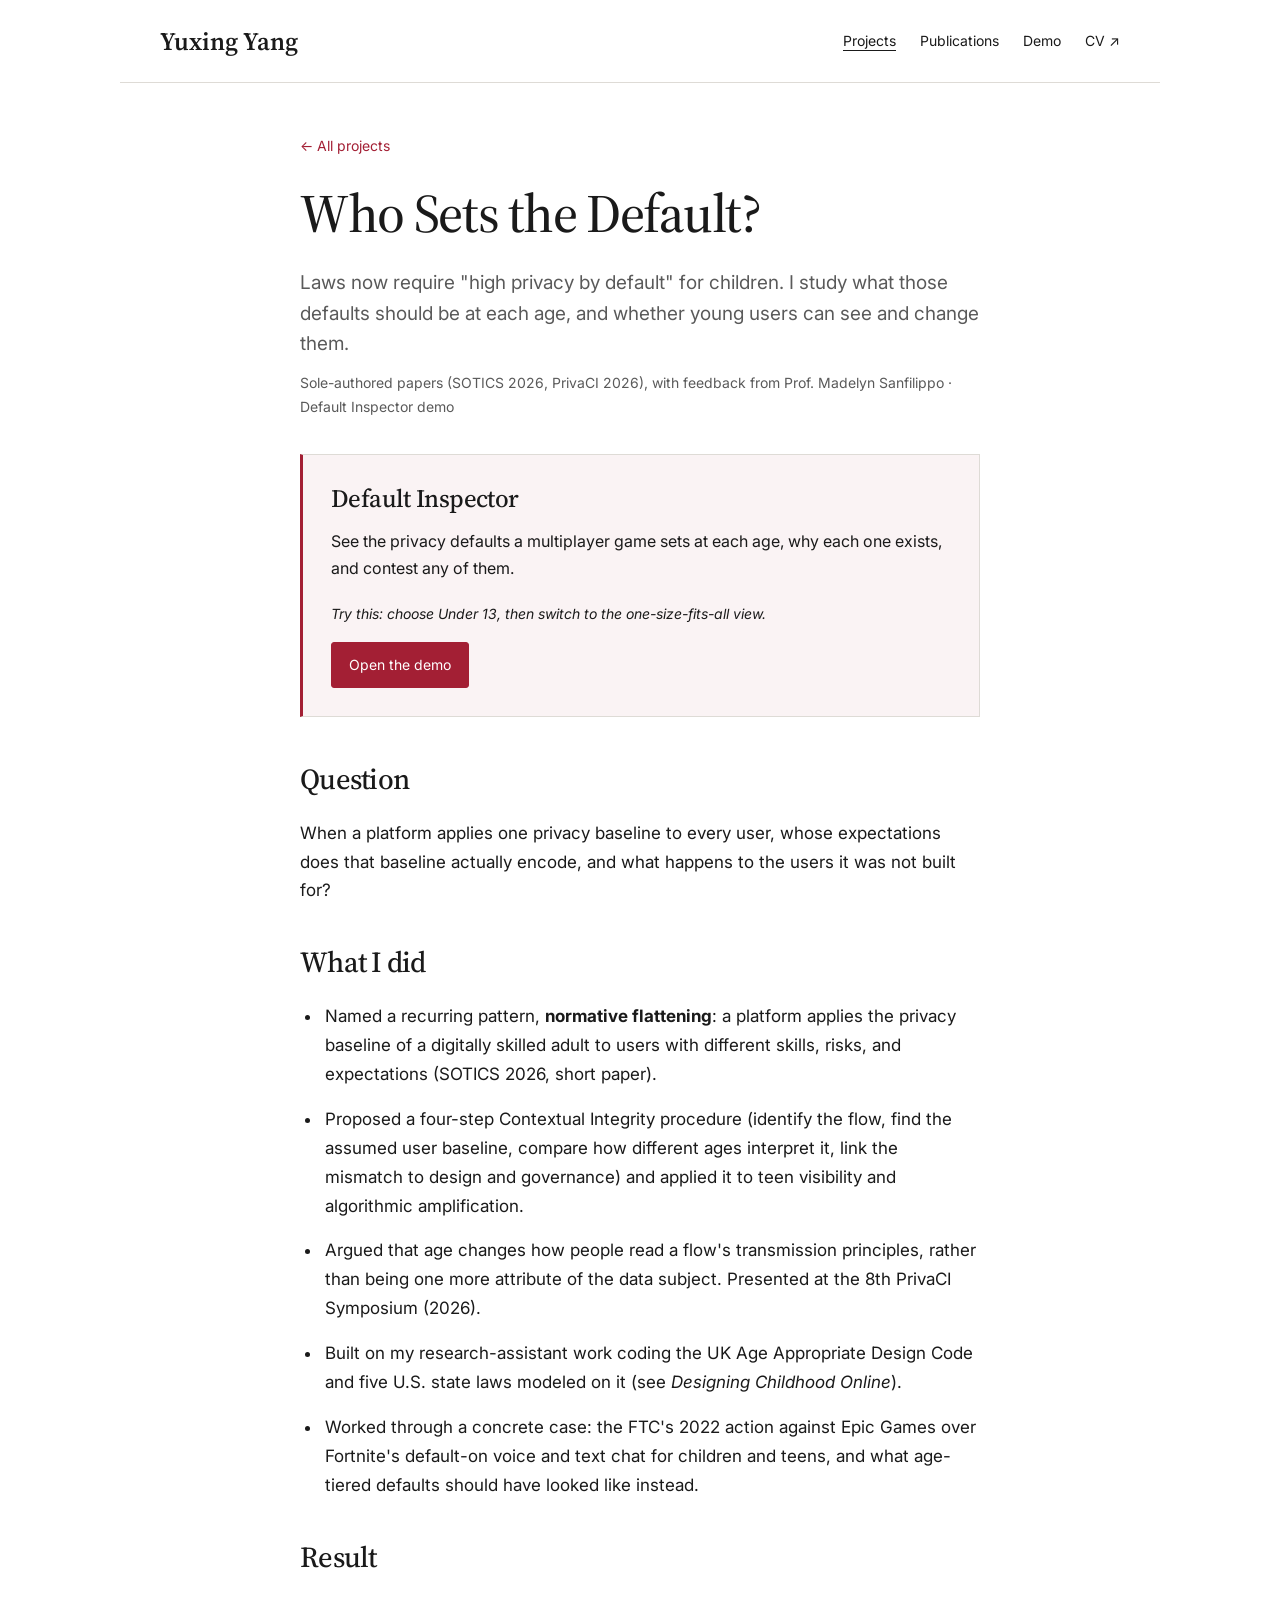
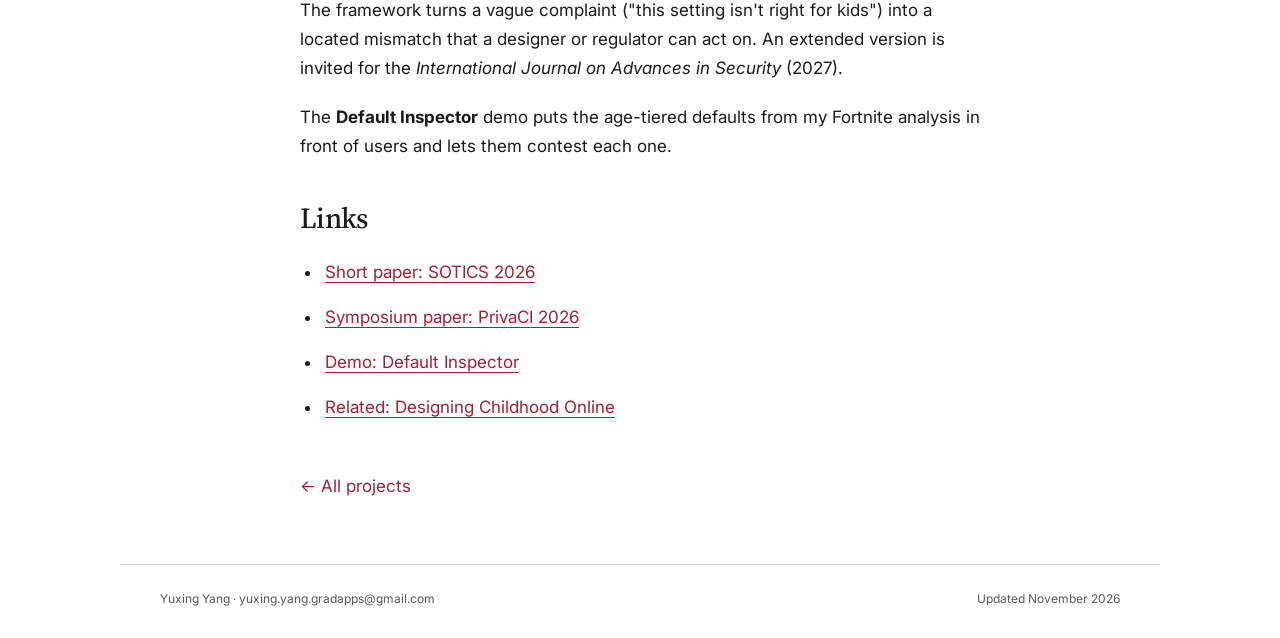
<file: projects/defaults.html>
<!doctype html>
<html lang="en"><head><meta charset="utf-8"><meta name="viewport" content="width=device-width, initial-scale=1"><title>Who Sets the Default? · Yuxing Yang</title><meta name="description" content="Laws now require &quot;high privacy by default&quot; for children. I study what those defaults should be at each age, and whether young users can see and change them."><meta property="og:title" content="Who Sets the Default? · Yuxing Yang"><meta property="og:description" content="Laws now require &quot;high privacy by default&quot; for children. I study what those defaults should be at each age, and whether young users can see and change them."><meta property="og:type" content="website"><meta property="og:image" content="https://elioyang.github.io/assets/img/headshot.jpg"><link rel="canonical" href="https://elioyang.github.io/projects/defaults.html"><meta name="theme-color" content="#ffffff" media="(prefers-color-scheme: light)"><meta name="theme-color" content="#141414" media="(prefers-color-scheme: dark)"><meta name="color-scheme" content="light dark"><link rel="icon" href="/assets/img/favicon.svg" type="image/svg+xml"><link rel="preconnect" href="https://fonts.googleapis.com"><link rel="preconnect" href="https://fonts.gstatic.com" crossorigin><link href="https://fonts.googleapis.com/css2?family=Inter:wght@400;500;600;700&family=Source+Serif+4:ital,wght@0,400;0,500;0,600;1,400&display=swap" rel="stylesheet"><link rel="stylesheet" href="/assets/css/site.css"><script src="/assets/js/shared.js" defer></script><script src="/assets/js/charts.js" defer></script></head>
<body class="project-page"><a class="skip" href="#main">Skip to content</a><header class="site-header"><a class="wordmark" href="/" >Yuxing Yang</a><nav aria-label="Main navigation"><a href="/#projects" aria-current="page">Projects</a><a href="/#publications">Publications</a><a href="/demo/" >Demo</a><a href="/assets/cv.pdf">CV ↗</a></nav></header><main id="main"><header class="project-heading"><a class="back" href="/#projects">← All projects</a><h1>Who Sets the Default?</h1><p class="tagline">Laws now require "high privacy by default" for children. I study what those defaults should be at each age, and whether young users can see and change them.</p><p class="meta-line">Sole-authored papers (SOTICS 2026, PrivaCI 2026), with feedback from Prof. Madelyn Sanfilippo · Default Inspector demo</p></header><section class="demo-panel compact"><div><h2>Default Inspector</h2><p>See the privacy defaults a multiplayer game sets at each age, why each one exists, and contest any of them.</p><p class="try-line"><em>Try this: choose Under 13, then switch to the one-size-fits-all view.</em></p><a class="primary button" href="/demo/">Open the demo</a></div></section><section class="prose-section"><h2>Question</h2><p>When a platform applies one privacy baseline to every user, whose expectations does that baseline actually encode, and what happens to the users it was not built for?</p></section><section class="prose-section"><h2>What I did</h2><ul><li>Named a recurring pattern, <strong>normative flattening</strong>: a platform applies the privacy baseline of a digitally skilled adult to users with different skills, risks, and expectations (SOTICS 2026, short paper).</li><li>Proposed a four-step Contextual Integrity procedure (identify the flow, find the assumed user baseline, compare how different ages interpret it, link the mismatch to design and governance) and applied it to teen visibility and algorithmic amplification.</li><li>Argued that age changes how people read a flow's transmission principles, rather than being one more attribute of the data subject. Presented at the 8th PrivaCI Symposium (2026).</li><li>Built on my research-assistant work coding the UK Age Appropriate Design Code and five U.S. state laws modeled on it (see <em>Designing Childhood Online</em>).</li><li>Worked through a concrete case: the FTC's 2022 action against Epic Games over Fortnite's default-on voice and text chat for children and teens, and what age-tiered defaults should have looked like instead.</li></ul></section><section class="prose-section"><h2>Result</h2><p>The framework turns a vague complaint ("this setting isn't right for kids") into a located mismatch that a designer or regulator can act on. An extended version is invited for the <em>International Journal on Advances in Security</em> (2027).</p><p>The <strong>Default Inspector</strong> demo puts the age-tiered defaults from my Fortnite analysis in front of users and lets them contest each one.</p></section><section class="prose-section"><h2>Links</h2><ul><li><a href="../assets/papers/sotics2026-age-sensitive-privacy.pdf">Short paper: SOTICS 2026</a></li><li><a href="../assets/papers/privaci2026-ci-and-age.pdf">Symposium paper: PrivaCI 2026</a></li><li><a href="../demo/index.html">Demo: Default Inspector</a></li><li><a href="design-codes.html">Related: Designing Childhood Online</a></li></ul></section><div class="prose-section bottom-back"><a href="/#projects">← All projects</a></div></main><footer class="site-footer"><a href="mailto:yuxing.yang.gradapps@gmail.com">Yuxing Yang · yuxing.yang.gradapps@gmail.com</a><span>Updated November 2026</span></footer></body></html>
</file>
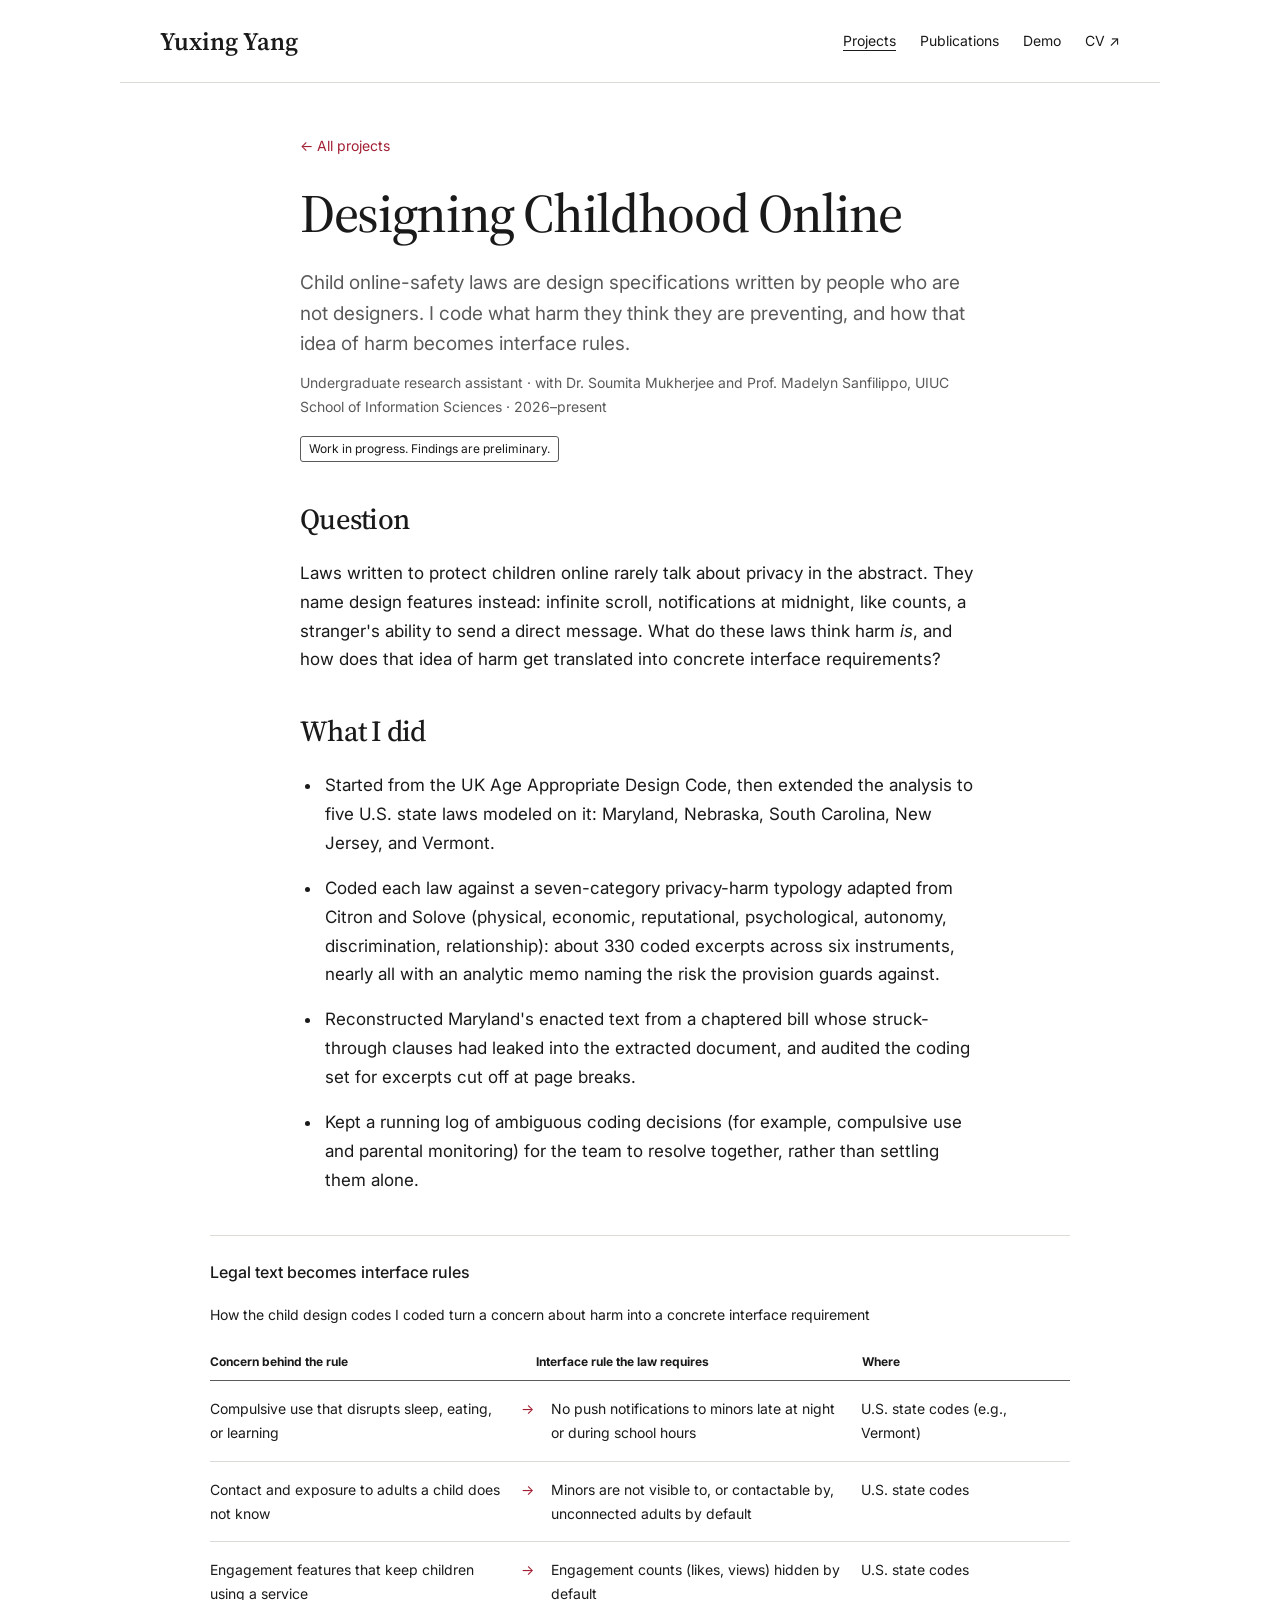
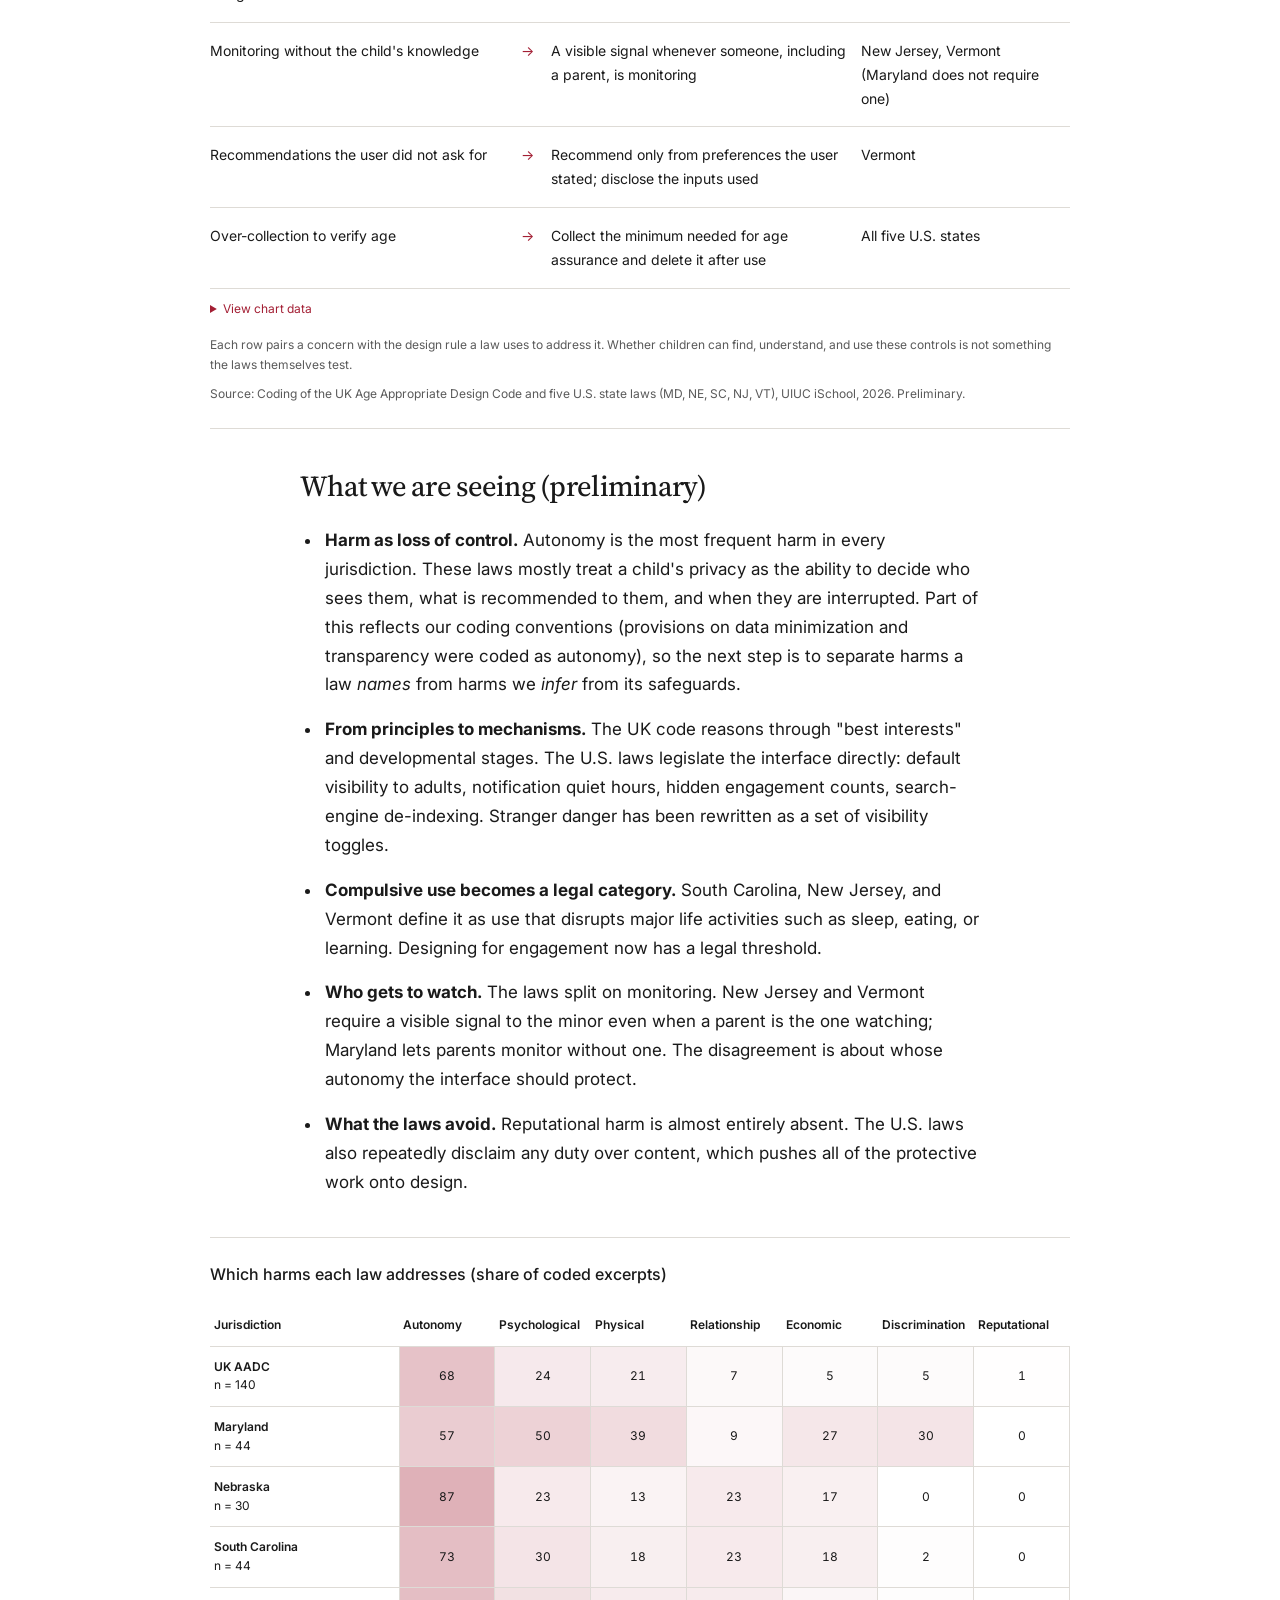
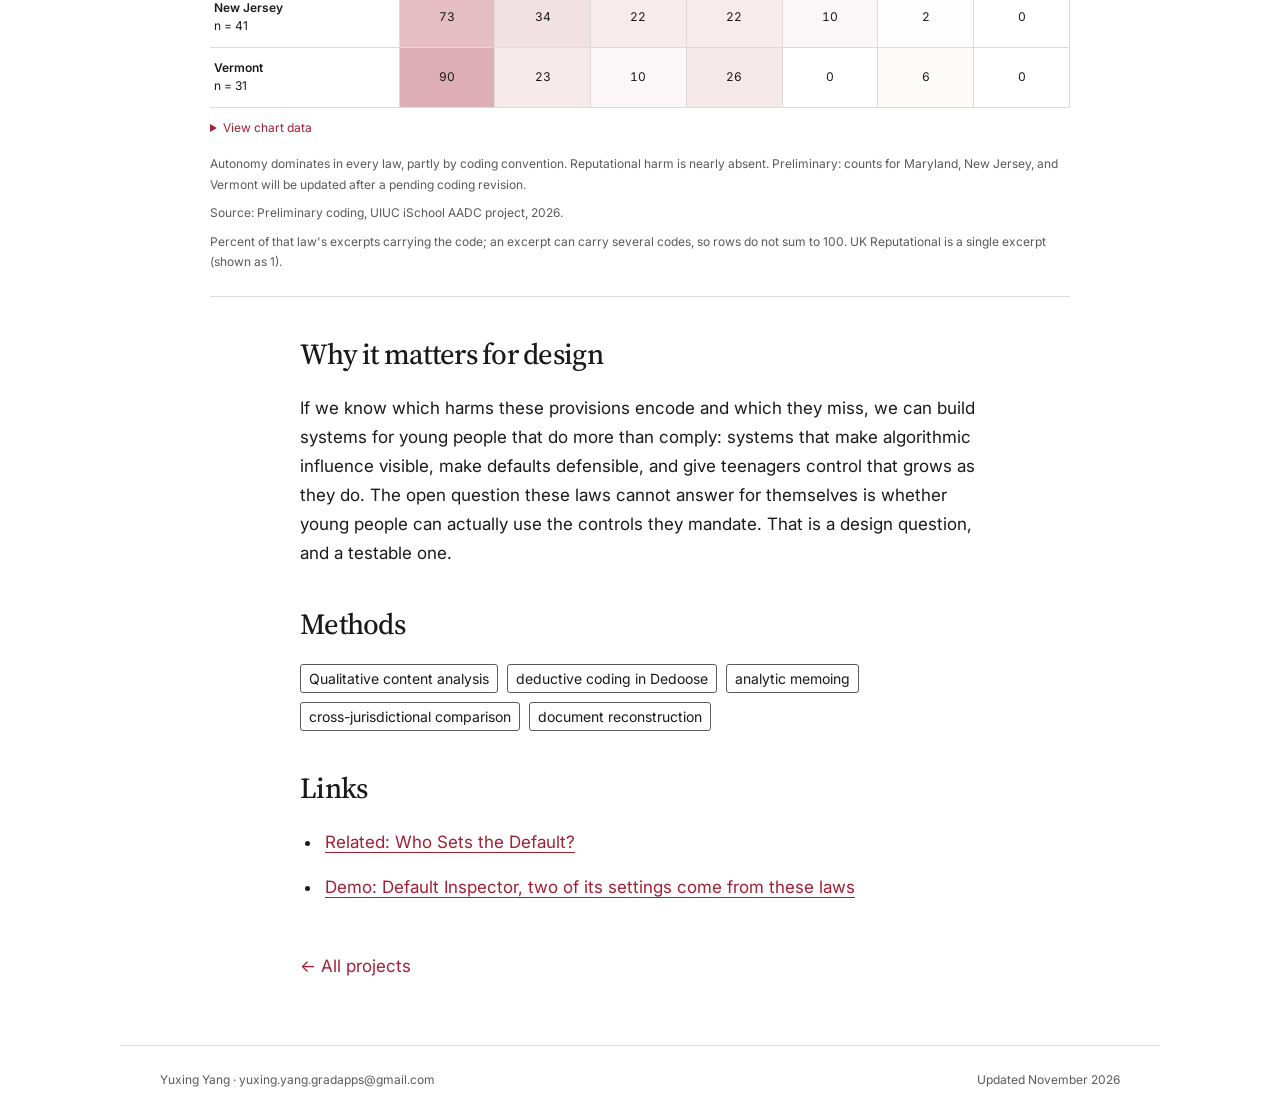
<file: projects/design-codes.html>
<!doctype html>
<html lang="en"><head><meta charset="utf-8"><meta name="viewport" content="width=device-width, initial-scale=1"><title>Designing Childhood Online · Yuxing Yang</title><meta name="description" content="Child online-safety laws are design specifications written by people who are not designers. I code what harm they think they are preventing, and how that idea of harm becomes interface rules."><meta property="og:title" content="Designing Childhood Online · Yuxing Yang"><meta property="og:description" content="Child online-safety laws are design specifications written by people who are not designers. I code what harm they think they are preventing, and how that idea of harm becomes interface rules."><meta property="og:type" content="website"><meta property="og:image" content="https://elioyang.github.io/assets/img/headshot.jpg"><link rel="canonical" href="https://elioyang.github.io/projects/design-codes.html"><meta name="theme-color" content="#ffffff" media="(prefers-color-scheme: light)"><meta name="theme-color" content="#141414" media="(prefers-color-scheme: dark)"><meta name="color-scheme" content="light dark"><link rel="icon" href="/assets/img/favicon.svg" type="image/svg+xml"><link rel="preconnect" href="https://fonts.googleapis.com"><link rel="preconnect" href="https://fonts.gstatic.com" crossorigin><link href="https://fonts.googleapis.com/css2?family=Inter:wght@400;500;600;700&family=Source+Serif+4:ital,wght@0,400;0,500;0,600;1,400&display=swap" rel="stylesheet"><link rel="stylesheet" href="/assets/css/site.css"><script src="/assets/js/shared.js" defer></script><script src="/assets/js/charts.js" defer></script></head>
<body class="project-page"><a class="skip" href="#main">Skip to content</a><header class="site-header"><a class="wordmark" href="/" >Yuxing Yang</a><nav aria-label="Main navigation"><a href="/#projects" aria-current="page">Projects</a><a href="/#publications">Publications</a><a href="/demo/" >Demo</a><a href="/assets/cv.pdf">CV ↗</a></nav></header><main id="main"><header class="project-heading"><a class="back" href="/#projects">← All projects</a><h1>Designing Childhood Online</h1><p class="tagline">Child online-safety laws are design specifications written by people who are not designers. I code what harm they think they are preventing, and how that idea of harm becomes interface rules.</p><p class="meta-line">Undergraduate research assistant · with Dr. Soumita Mukherjee and Prof. Madelyn Sanfilippo, UIUC School of Information Sciences · 2026–present</p><span class="pill status-badge">Work in progress. Findings are preliminary.</span></header><section class="prose-section"><h2>Question</h2><p>Laws written to protect children online rarely talk about privacy in the abstract. They name design features instead: infinite scroll, notifications at midnight, like counts, a stranger's ability to send a direct message. What do these laws think harm <em>is</em>, and how does that idea of harm get translated into concrete interface requirements?</p></section><section class="prose-section"><h2>What I did</h2><ul><li>Started from the UK Age Appropriate Design Code, then extended the analysis to five U.S. state laws modeled on it: Maryland, Nebraska, South Carolina, New Jersey, and Vermont.</li><li>Coded each law against a seven-category privacy-harm typology adapted from Citron and Solove (physical, economic, reputational, psychological, autonomy, discrimination, relationship): about 330 coded excerpts across six instruments, nearly all with an analytic memo naming the risk the provision guards against.</li><li>Reconstructed Maryland's enacted text from a chaptered bill whose struck-through clauses had leaked into the extracted document, and audited the coding set for excerpts cut off at page breaks.</li><li>Kept a running log of ambiguous coding decisions (for example, compulsive use and parental monitoring) for the team to resolve together, rather than settling them alone.</li></ul></section><figure id="figure-mapping" class="research-figure mapping-figure"><h2 class="figure-title">Legal text becomes interface rules</h2><p class="figure-subtitle">How the child design codes I coded turn a concern about harm into a concrete interface requirement</p><div class="mapping"><div class="mapping-head"><strong>Concern behind the rule</strong><strong>Interface rule the law requires</strong><strong>Where</strong></div><div class="mapping-row"><p>Compulsive use that disrupts sleep, eating, or learning</p><span class="map-arrow" aria-hidden="true">→</span><p>No push notifications to minors late at night or during school hours</p><p>U.S. state codes (e.g., Vermont)</p></div><div class="mapping-row"><p>Contact and exposure to adults a child does not know</p><span class="map-arrow" aria-hidden="true">→</span><p>Minors are not visible to, or contactable by, unconnected adults by default</p><p>U.S. state codes</p></div><div class="mapping-row"><p>Engagement features that keep children using a service</p><span class="map-arrow" aria-hidden="true">→</span><p>Engagement counts (likes, views) hidden by default</p><p>U.S. state codes</p></div><div class="mapping-row"><p>Monitoring without the child&#x27;s knowledge</p><span class="map-arrow" aria-hidden="true">→</span><p>A visible signal whenever someone, including a parent, is monitoring</p><p>New Jersey, Vermont (Maryland does not require one)</p></div><div class="mapping-row"><p>Recommendations the user did not ask for</p><span class="map-arrow" aria-hidden="true">→</span><p>Recommend only from preferences the user stated; disclose the inputs used</p><p>Vermont</p></div><div class="mapping-row"><p>Over-collection to verify age</p><span class="map-arrow" aria-hidden="true">→</span><p>Collect the minimum needed for age assurance and delete it after use</p><p>All five U.S. states</p></div></div><details class="chart-data"><summary>View chart data</summary><div class="data-wrap"><table><thead><tr><th scope="col">Concern behind the rule</th><th scope="col">Interface rule the law requires</th><th scope="col">Where</th></tr></thead><tbody><tr><th scope="row">Compulsive use that disrupts sleep, eating, or learning</th><td>No push notifications to minors late at night or during school hours</td><td>U.S. state codes (e.g., Vermont)</td></tr><tr><th scope="row">Contact and exposure to adults a child does not know</th><td>Minors are not visible to, or contactable by, unconnected adults by default</td><td>U.S. state codes</td></tr><tr><th scope="row">Engagement features that keep children using a service</th><td>Engagement counts (likes, views) hidden by default</td><td>U.S. state codes</td></tr><tr><th scope="row">Monitoring without the child&#x27;s knowledge</th><td>A visible signal whenever someone, including a parent, is monitoring</td><td>New Jersey, Vermont (Maryland does not require one)</td></tr><tr><th scope="row">Recommendations the user did not ask for</th><td>Recommend only from preferences the user stated; disclose the inputs used</td><td>Vermont</td></tr><tr><th scope="row">Over-collection to verify age</th><td>Collect the minimum needed for age assurance and delete it after use</td><td>All five U.S. states</td></tr></tbody></table></div></details><figcaption>Each row pairs a concern with the design rule a law uses to address it. Whether children can find, understand, and use these controls is not something the laws themselves test.<span class="source">Source: Coding of the UK Age Appropriate Design Code and five U.S. state laws (MD, NE, SC, NJ, VT), UIUC iSchool, 2026. Preliminary.</span></figcaption></figure><section class="prose-section" id="findings"><h2>What we are seeing (preliminary)</h2><ul><li><strong>Harm as loss of control.</strong> Autonomy is the most frequent harm in every jurisdiction. These laws mostly treat a child's privacy as the ability to decide who sees them, what is recommended to them, and when they are interrupted. Part of this reflects our coding conventions (provisions on data minimization and transparency were coded as autonomy), so the next step is to separate harms a law <em>names</em> from harms we <em>infer</em> from its safeguards.</li><li><strong>From principles to mechanisms.</strong> The UK code reasons through "best interests" and developmental stages. The U.S. laws legislate the interface directly: default visibility to adults, notification quiet hours, hidden engagement counts, search-engine de-indexing. Stranger danger has been rewritten as a set of visibility toggles.</li><li><strong>Compulsive use becomes a legal category.</strong> South Carolina, New Jersey, and Vermont define it as use that disrupts major life activities such as sleep, eating, or learning. Designing for engagement now has a legal threshold.</li><li><strong>Who gets to watch.</strong> The laws split on monitoring. New Jersey and Vermont require a visible signal to the minor even when a parent is the one watching; Maryland lets parents monitor without one. The disagreement is about whose autonomy the interface should protect.</li><li><strong>What the laws avoid.</strong> Reputational harm is almost entirely absent. The U.S. laws also repeatedly disclaim any duty over content, which pushes all of the protective work onto design.</li></ul></section><figure id="figure-heatmap" class="research-figure heatmap-figure"><h2 class="figure-title">Which harms each law addresses (share of coded excerpts)</h2><table class="heatmap"><thead><tr><th scope="col">Jurisdiction</th><th scope="col">Autonomy</th><th scope="col">Psychological</th><th scope="col">Physical</th><th scope="col">Relationship</th><th scope="col">Economic</th><th scope="col">Discrimination</th><th scope="col">Reputational</th></tr></thead><tbody><tr><th scope="row">UK AADC<span class="heat-n">n = 140</span></th><td style="--share:27.200000000000003%" data-value="68"><span>68</span></td><td style="--share:9.600000000000001%" data-value="24"><span>24</span></td><td style="--share:8.4%" data-value="21"><span>21</span></td><td style="--share:2.8000000000000003%" data-value="7"><span>7</span></td><td style="--share:2.0%" data-value="5"><span>5</span></td><td style="--share:2.0%" data-value="5"><span>5</span></td><td style="--share:0.4%" data-value="1"><span>1</span></td></tr><tr><th scope="row">Maryland<span class="heat-n">n = 44</span></th><td style="--share:22.8%" data-value="57"><span>57</span></td><td style="--share:20.0%" data-value="50"><span>50</span></td><td style="--share:15.600000000000001%" data-value="39"><span>39</span></td><td style="--share:3.6%" data-value="9"><span>9</span></td><td style="--share:10.8%" data-value="27"><span>27</span></td><td style="--share:12.0%" data-value="30"><span>30</span></td><td style="--share:0.0%" data-value="0"><span>0</span></td></tr><tr><th scope="row">Nebraska<span class="heat-n">n = 30</span></th><td style="--share:34.800000000000004%" data-value="87"><span>87</span></td><td style="--share:9.200000000000001%" data-value="23"><span>23</span></td><td style="--share:5.2%" data-value="13"><span>13</span></td><td style="--share:9.200000000000001%" data-value="23"><span>23</span></td><td style="--share:6.800000000000001%" data-value="17"><span>17</span></td><td style="--share:0.0%" data-value="0"><span>0</span></td><td style="--share:0.0%" data-value="0"><span>0</span></td></tr><tr><th scope="row">South Carolina<span class="heat-n">n = 44</span></th><td style="--share:29.200000000000003%" data-value="73"><span>73</span></td><td style="--share:12.0%" data-value="30"><span>30</span></td><td style="--share:7.2%" data-value="18"><span>18</span></td><td style="--share:9.200000000000001%" data-value="23"><span>23</span></td><td style="--share:7.2%" data-value="18"><span>18</span></td><td style="--share:0.8%" data-value="2"><span>2</span></td><td style="--share:0.0%" data-value="0"><span>0</span></td></tr><tr><th scope="row">New Jersey<span class="heat-n">n = 41</span></th><td style="--share:29.200000000000003%" data-value="73"><span>73</span></td><td style="--share:13.600000000000001%" data-value="34"><span>34</span></td><td style="--share:8.8%" data-value="22"><span>22</span></td><td style="--share:8.8%" data-value="22"><span>22</span></td><td style="--share:4.0%" data-value="10"><span>10</span></td><td style="--share:0.8%" data-value="2"><span>2</span></td><td style="--share:0.0%" data-value="0"><span>0</span></td></tr><tr><th scope="row">Vermont<span class="heat-n">n = 31</span></th><td style="--share:36.0%" data-value="90"><span>90</span></td><td style="--share:9.200000000000001%" data-value="23"><span>23</span></td><td style="--share:4.0%" data-value="10"><span>10</span></td><td style="--share:10.4%" data-value="26"><span>26</span></td><td style="--share:0.0%" data-value="0"><span>0</span></td><td style="--share:2.4000000000000004%" data-value="6"><span>6</span></td><td style="--share:0.0%" data-value="0"><span>0</span></td></tr></tbody></table><details class="chart-data"><summary>View chart data</summary><div class="data-wrap"><table><thead><tr><th scope="col">Jurisdiction</th><th scope="col">n</th><th scope="col">Autonomy</th><th scope="col">Psychological</th><th scope="col">Physical</th><th scope="col">Relationship</th><th scope="col">Economic</th><th scope="col">Discrimination</th><th scope="col">Reputational</th></tr></thead><tbody><tr><th scope="row">UK AADC</th><td>140</td><td>68</td><td>24</td><td>21</td><td>7</td><td>5</td><td>5</td><td>1</td></tr><tr><th scope="row">Maryland</th><td>44</td><td>57</td><td>50</td><td>39</td><td>9</td><td>27</td><td>30</td><td>0</td></tr><tr><th scope="row">Nebraska</th><td>30</td><td>87</td><td>23</td><td>13</td><td>23</td><td>17</td><td>0</td><td>0</td></tr><tr><th scope="row">South Carolina</th><td>44</td><td>73</td><td>30</td><td>18</td><td>23</td><td>18</td><td>2</td><td>0</td></tr><tr><th scope="row">New Jersey</th><td>41</td><td>73</td><td>34</td><td>22</td><td>22</td><td>10</td><td>2</td><td>0</td></tr><tr><th scope="row">Vermont</th><td>31</td><td>90</td><td>23</td><td>10</td><td>26</td><td>0</td><td>6</td><td>0</td></tr></tbody></table></div></details><figcaption>Autonomy dominates in every law, partly by coding convention. Reputational harm is nearly absent. Preliminary: counts for Maryland, New Jersey, and Vermont will be updated after a pending coding revision.<span class="source">Source: Preliminary coding, UIUC iSchool AADC project, 2026.</span><span class="value-note">Percent of that law&#x27;s excerpts carrying the code; an excerpt can carry several codes, so rows do not sum to 100. UK Reputational is a single excerpt (shown as 1).</span></figcaption></figure><section class="prose-section"><h2>Why it matters for design</h2><p>If we know which harms these provisions encode and which they miss, we can build systems for young people that do more than comply: systems that make algorithmic influence visible, make defaults defensible, and give teenagers control that grows as they do. The open question these laws cannot answer for themselves is whether young people can actually use the controls they mandate. That is a design question, and a testable one.</p></section><section class="prose-section"><h2>Methods</h2><div class="method-tags"><span class="pill">Qualitative content analysis</span><span class="pill">deductive coding in Dedoose</span><span class="pill">analytic memoing</span><span class="pill">cross-jurisdictional comparison</span><span class="pill">document reconstruction</span></div></section><section class="prose-section"><h2>Links</h2><ul><li><a href="defaults.html">Related: Who Sets the Default?</a></li><li><a href="../demo/index.html">Demo: Default Inspector, two of its settings come from these laws</a></li></ul></section><div class="prose-section bottom-back"><a href="/#projects">← All projects</a></div></main><footer class="site-footer"><a href="mailto:yuxing.yang.gradapps@gmail.com">Yuxing Yang · yuxing.yang.gradapps@gmail.com</a><span>Updated November 2026</span></footer></body></html>
</file>
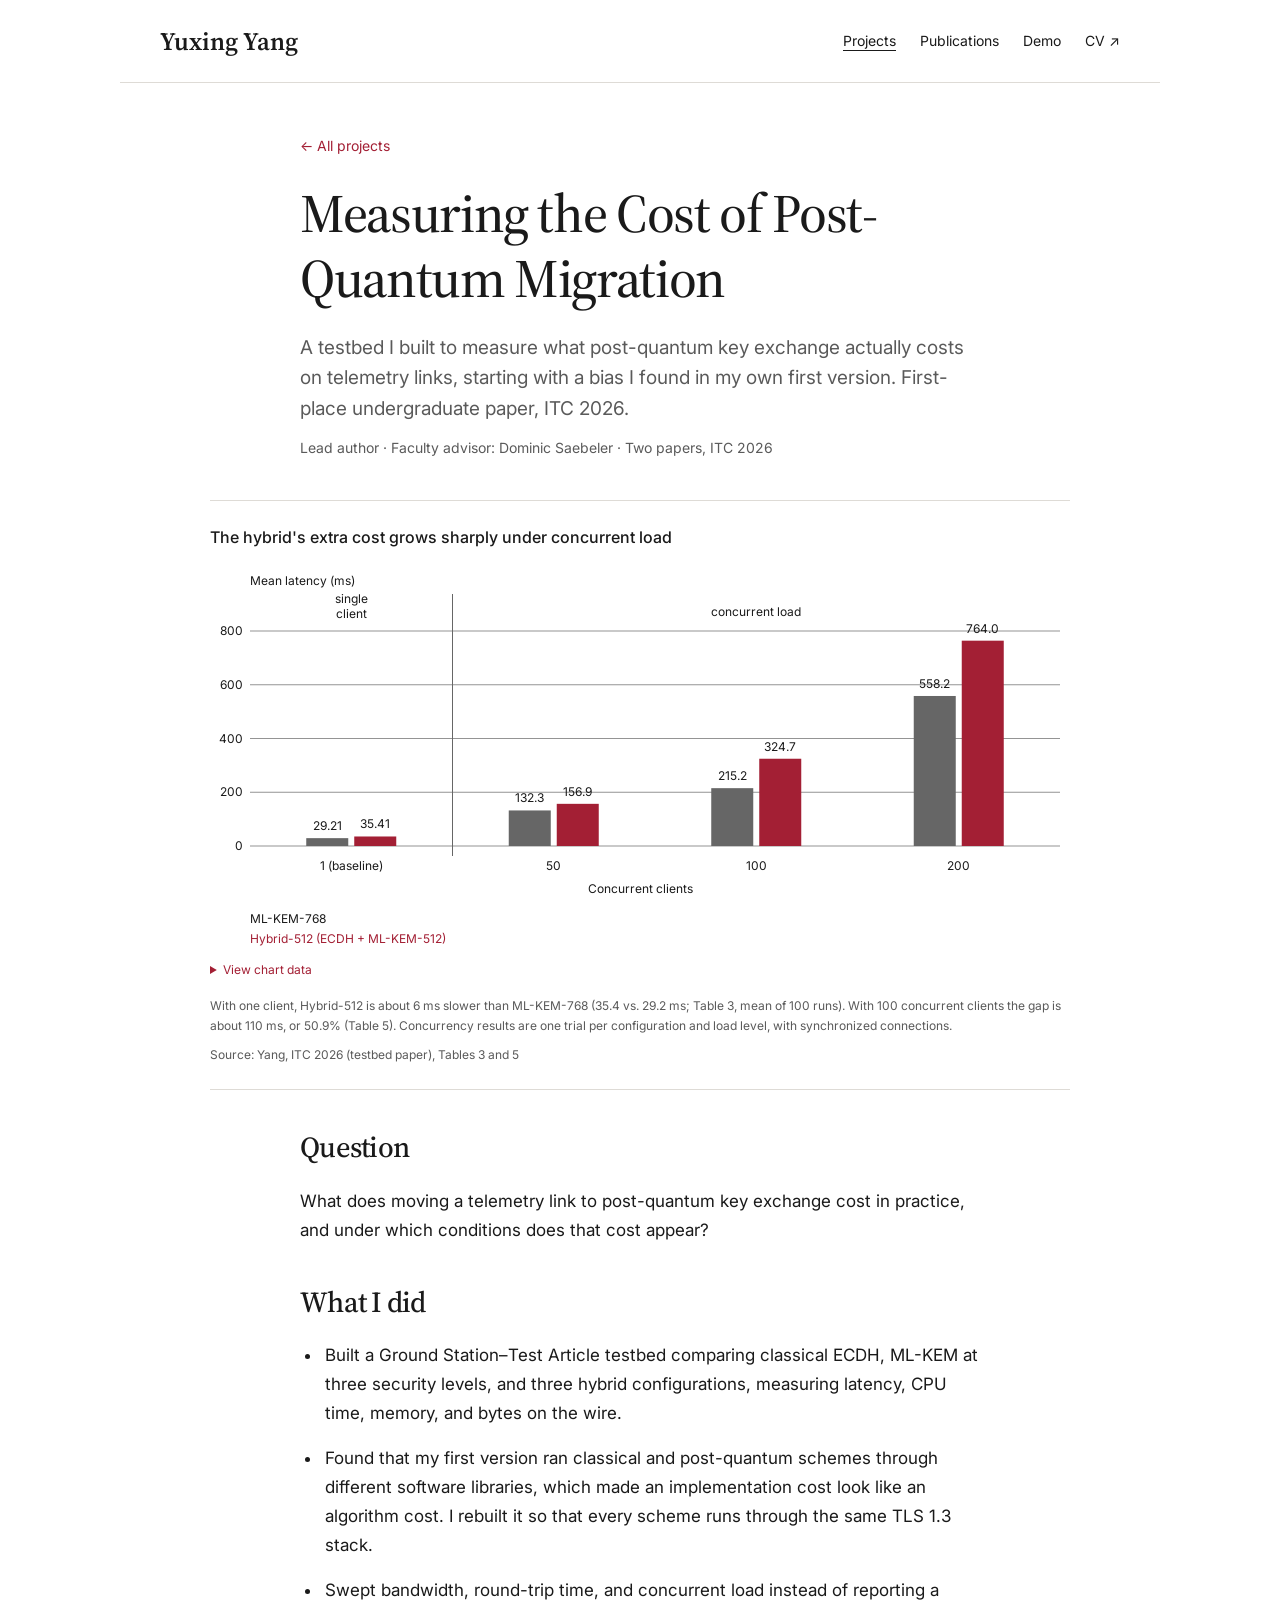
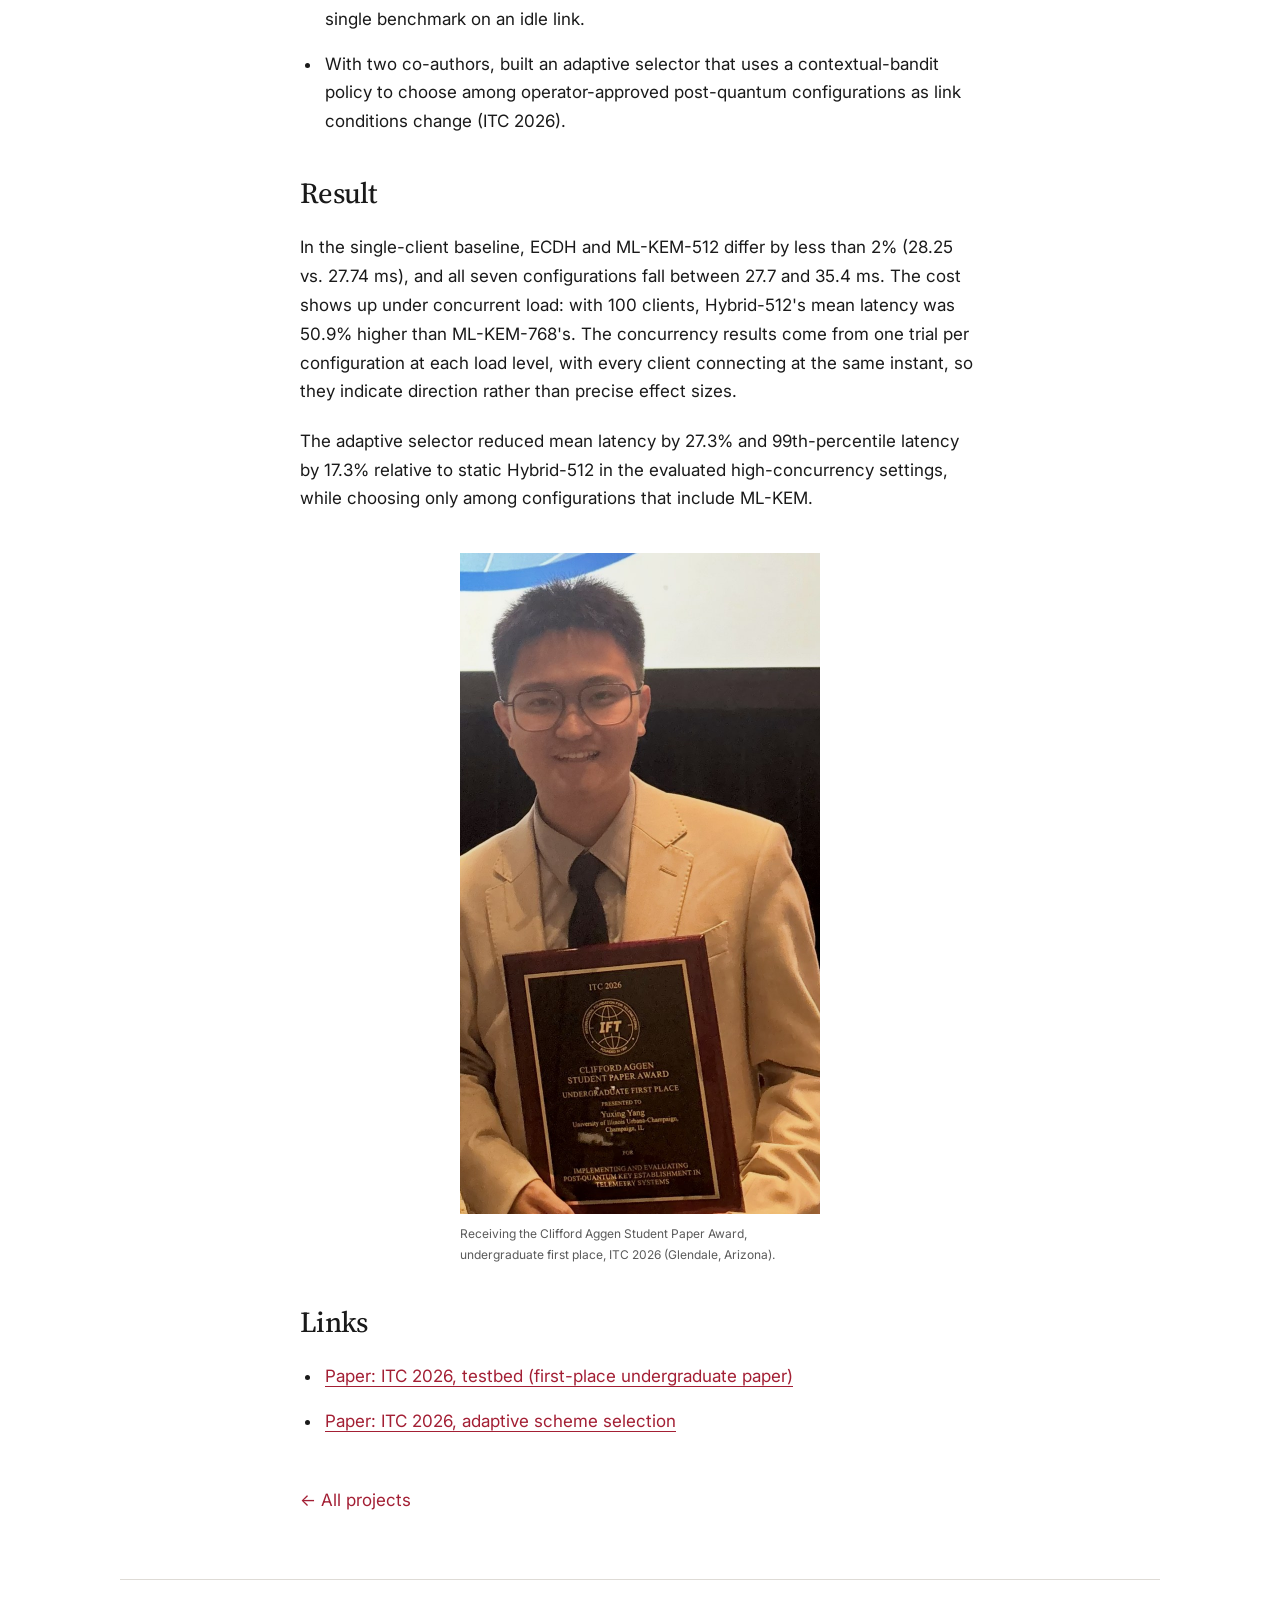
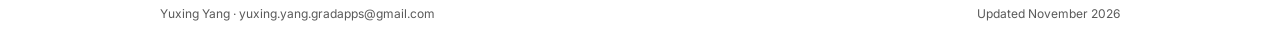
<file: projects/pqc.html>
<!doctype html>
<html lang="en"><head><meta charset="utf-8"><meta name="viewport" content="width=device-width, initial-scale=1"><title>Measuring the Cost of Post-Quantum Migration · Yuxing Yang</title><meta name="description" content="A testbed I built to measure what post-quantum key exchange actually costs on telemetry links, starting with a bias I found in my own first version. First-place undergraduate paper, ITC 2026."><meta property="og:title" content="Measuring the Cost of Post-Quantum Migration · Yuxing Yang"><meta property="og:description" content="A testbed I built to measure what post-quantum key exchange actually costs on telemetry links, starting with a bias I found in my own first version. First-place undergraduate paper, ITC 2026."><meta property="og:type" content="website"><meta property="og:image" content="https://elioyang.github.io/assets/img/headshot.jpg"><link rel="canonical" href="https://elioyang.github.io/projects/pqc.html"><meta name="theme-color" content="#ffffff" media="(prefers-color-scheme: light)"><meta name="theme-color" content="#141414" media="(prefers-color-scheme: dark)"><meta name="color-scheme" content="light dark"><link rel="icon" href="/assets/img/favicon.svg" type="image/svg+xml"><link rel="preconnect" href="https://fonts.googleapis.com"><link rel="preconnect" href="https://fonts.gstatic.com" crossorigin><link href="https://fonts.googleapis.com/css2?family=Inter:wght@400;500;600;700&family=Source+Serif+4:ital,wght@0,400;0,500;0,600;1,400&display=swap" rel="stylesheet"><link rel="stylesheet" href="/assets/css/site.css"><script src="/assets/js/shared.js" defer></script><script src="/assets/js/charts.js" defer></script></head>
<body class="project-page"><a class="skip" href="#main">Skip to content</a><header class="site-header"><a class="wordmark" href="/" >Yuxing Yang</a><nav aria-label="Main navigation"><a href="/#projects" aria-current="page">Projects</a><a href="/#publications">Publications</a><a href="/demo/" >Demo</a><a href="/assets/cv.pdf">CV ↗</a></nav></header><main id="main"><header class="project-heading"><a class="back" href="/#projects">← All projects</a><h1>Measuring the Cost of Post-Quantum Migration</h1><p class="tagline">A testbed I built to measure what post-quantum key exchange actually costs on telemetry links, starting with a bias I found in my own first version. First-place undergraduate paper, ITC 2026.</p><p class="meta-line">Lead author · Faculty advisor: Dominic Saebeler · Two papers, ITC 2026</p></header><figure id="figure-pqc" class="research-figure pqc-figure"><h2 class="figure-title">The hybrid&#x27;s extra cost grows sharply under concurrent load</h2><div class="chart-canvas" data-chart="pqc"></div><details class="chart-data"><summary>View chart data</summary><div class="data-wrap"><table><thead><tr><th scope="col">Concurrent clients</th><th scope="col">ML-KEM-768</th><th scope="col">Hybrid-512 (ECDH + ML-KEM-512)</th></tr></thead><tbody><tr><th scope="row">1 (baseline)</th><td>29.21</td><td>35.41</td></tr><tr><th scope="row">50</th><td>132.3</td><td>156.9</td></tr><tr><th scope="row">100</th><td>215.2</td><td>324.7</td></tr><tr><th scope="row">200</th><td>558.2</td><td>764.0</td></tr></tbody></table></div></details><figcaption>With one client, Hybrid-512 is about 6 ms slower than ML-KEM-768 (35.4 vs. 29.2 ms; Table 3, mean of 100 runs). With 100 concurrent clients the gap is about 110 ms, or 50.9% (Table 5). Concurrency results are one trial per configuration and load level, with synchronized connections.<span class="source">Source: Yang, ITC 2026 (testbed paper), Tables 3 and 5</span></figcaption></figure><section class="prose-section"><h2>Question</h2><p>What does moving a telemetry link to post-quantum key exchange cost in practice, and under which conditions does that cost appear?</p></section><section class="prose-section"><h2>What I did</h2><ul><li>Built a Ground Station–Test Article testbed comparing classical ECDH, ML-KEM at three security levels, and three hybrid configurations, measuring latency, CPU time, memory, and bytes on the wire.</li><li>Found that my first version ran classical and post-quantum schemes through different software libraries, which made an implementation cost look like an algorithm cost. I rebuilt it so that every scheme runs through the same TLS 1.3 stack.</li><li>Swept bandwidth, round-trip time, and concurrent load instead of reporting a single benchmark on an idle link.</li><li>With two co-authors, built an adaptive selector that uses a contextual-bandit policy to choose among operator-approved post-quantum configurations as link conditions change (ITC 2026).</li></ul></section><section class="prose-section"><h2>Result</h2><p>In the single-client baseline, ECDH and ML-KEM-512 differ by less than 2% (28.25 vs. 27.74 ms), and all seven configurations fall between 27.7 and 35.4 ms. The cost shows up under concurrent load: with 100 clients, Hybrid-512's mean latency was 50.9% higher than ML-KEM-768's. The concurrency results come from one trial per configuration at each load level, with every client connecting at the same instant, so they indicate direction rather than precise effect sizes.</p><p>The adaptive selector reduced mean latency by 27.3% and 99th-percentile latency by 17.3% relative to static Hybrid-512 in the evaluated high-concurrency settings, while choosing only among configurations that include ML-KEM.</p></section><figure class="award-photo"><img src="/assets/img/itc2026-award.jpg" alt="Yuxing Yang holding the ITC 2026 undergraduate first-place student paper award plaque" width="360" loading="lazy"><figcaption>Receiving the Clifford Aggen Student Paper Award, undergraduate first place, ITC 2026 (Glendale, Arizona).</figcaption></figure><section class="prose-section"><h2>Links</h2><ul><li><a href="../assets/papers/itc2026-pq-key-establishment-testbed.pdf">Paper: ITC 2026, testbed (first-place undergraduate paper)</a></li><li><a href="../assets/papers/itc2026-quantumsense.pdf">Paper: ITC 2026, adaptive scheme selection</a></li></ul></section><div class="prose-section bottom-back"><a href="/#projects">← All projects</a></div></main><footer class="site-footer"><a href="mailto:yuxing.yang.gradapps@gmail.com">Yuxing Yang · yuxing.yang.gradapps@gmail.com</a><span>Updated November 2026</span></footer></body></html>
</file>
<file: assets/css/site.css>
:root{--bg:#fff;--text:#1a1a1a;--muted:#5a5a5a;--line:#dedbd6;--surface:#f8f7f5;--accent:#a31f34;--soft-accent:#faf3f4;--chart-neutral:#666;--serif:'Source Serif 4',Georgia,serif;--sans:Inter,system-ui,sans-serif;color-scheme:light dark}
@media(prefers-color-scheme:dark){:root{--bg:#141414;--text:#e8e8e8;--muted:#a8a8a8;--line:#383838;--surface:#1d1d1d;--accent:#e0636f;--soft-accent:#281d20;--chart-neutral:#aaa}}
*{box-sizing:border-box}html{scroll-padding-top:24px}body{margin:0;background:var(--bg);color:var(--text);font:17px/1.7 var(--sans);-webkit-font-smoothing:antialiased}a{color:var(--accent);text-decoration:none;text-underline-offset:4px}a:hover{text-decoration:underline}button,input,select,textarea{font:inherit}button{cursor:pointer}button,a,input,textarea,select,summary{touch-action:manipulation}button:disabled{cursor:default}a:focus-visible,button:focus-visible,input:focus-visible,select:focus-visible,textarea:focus-visible,summary:focus-visible{outline:3px solid var(--accent);outline-offset:4px}button{border:1px solid var(--muted);border-radius:3px;background:var(--bg);color:var(--text);padding:9px 13px;font-size:14px;line-height:1.5}button:hover{border-color:var(--accent)}img,svg{max-width:100%}h1,h2,h3,p{margin-top:0}h1,h2,h3{font-family:var(--serif);font-weight:500;letter-spacing:-.025em;line-height:1.2}h1{font-size:clamp(36px,5vw,54px);margin-bottom:22px}h2{font-size:31px;margin-bottom:24px}h3{font-size:26px}p{margin-bottom:1.2em}.site-header,main,.site-footer{max-width:1040px;padding-left:40px;padding-right:40px;margin-left:auto;margin-right:auto}.site-header{display:flex;justify-content:space-between;align-items:center;gap:24px;padding-top:25px;padding-bottom:24px;border-bottom:1px solid var(--line)}.wordmark{font:600 25px/1.3 var(--serif);color:var(--text);white-space:nowrap}nav{display:flex;gap:24px;font-size:14px}nav a{color:var(--text)}[aria-current=page]{text-decoration:underline}.site-footer{display:flex;justify-content:space-between;gap:20px;flex-wrap:wrap;border-top:1px solid var(--line);padding-top:24px;padding-bottom:28px;margin-top:64px;font-size:12px;color:var(--muted)}.site-footer a{color:var(--muted);overflow-wrap:anywhere}.intro-section{max-width:680px;margin:65px auto 45px}.intro-top{display:flex;justify-content:space-between;align-items:center;gap:24px;margin-bottom:28px}.intro-top h1{margin:0}.eyebrow{font-size:12px;color:var(--muted);text-transform:uppercase;letter-spacing:.12em;margin-bottom:12px}.headshot{border-radius:50%;border:1px solid var(--line);width:112px;height:112px;object-fit:cover}.hero-statement{font:500 clamp(25px,3vw,30px)/1.45 var(--serif)}.intro-copy{font-size:17px;color:var(--text)}.profile-links{display:flex;gap:24px;flex-wrap:wrap;font-size:14px;margin-top:26px}.profile-links a{text-decoration:underline}.demo-panel{display:grid;grid-template-columns:minmax(0,1fr) minmax(0,1fr);gap:30px;background:var(--soft-accent);border:1px solid var(--line);border-left:3px solid var(--accent);padding:28px;margin:35px 0 60px}.demo-panel h2{font-size:28px;margin-bottom:15px}.demo-panel p{font-size:16px}.demo-panel .try-line{font-size:14px}.primary{background:var(--accent);color:var(--bg);border:1px solid var(--accent)}.button{display:inline-block;padding:10px 17px;font-size:14px;border-radius:3px}.demo-panel.compact{display:block;max-width:680px;margin:25px auto 45px}.demo-panel.compact h2{font-size:25px}.projects-section>h2,.publications-section>h2{border-top:1px solid var(--line);padding-top:30px}.project-list{border-bottom:1px solid var(--line)}.project-row{display:grid;grid-template-columns:38px minmax(0,1fr) 20px;gap:18px;padding:27px 0;border-top:1px solid var(--line);color:var(--text)}.project-row:hover{text-decoration:none}.project-row:hover h3{text-decoration:underline;text-decoration-color:var(--accent)}.project-row h3{font-size:26px;margin:0 0 12px}.project-row p{font-size:16px;color:var(--text);margin-bottom:12px}.project-row .meta-line{font-size:14px;color:var(--muted);margin:0 0 10px}.project-number{font-size:12px;color:var(--muted);padding-top:7px}.pill{display:inline-block;border:1px solid var(--muted);border-radius:3px;padding:3px 8px;font:400 12px/1.5 var(--sans);color:var(--text);vertical-align:middle}.publications-section{max-width:680px;margin:65px auto}.pub-year{font:500 14px/1.6 var(--sans);color:var(--muted);margin:25px 0 10px}.publication-list{list-style:none;padding:0;margin:0}.publication{font-size:16px;padding:21px 0;border-bottom:1px solid var(--line);line-height:1.75}.publication a.publication-title{color:var(--text)}.publication strong{font-weight:600}.publication .pill{margin:4px 2px}.doi{color:var(--accent)}.project-heading{max-width:680px;margin:48px auto 35px}.back{font-size:14px}.project-heading h1{margin:22px 0}.tagline{font-size:19px;color:var(--muted);line-height:1.6;margin-bottom:12px}.meta-line{font-size:14px;color:var(--muted);margin:12px 0}.status-badge{margin-top:5px}.prose-section{max-width:680px;margin:40px auto;font-size:17px;color:var(--text)}.prose-section h2{font-size:29px;margin-bottom:22px}.prose-section ul{padding-left:22px}.prose-section li{padding-left:3px;margin-bottom:16px}.prose-section li a{text-decoration:underline}.method-tags{display:flex;gap:9px;flex-wrap:wrap}.method-tags .pill{font-size:14px}.bottom-back{margin-top:50px}.research-figure{max-width:860px;margin:40px auto;border-top:1px solid var(--line);border-bottom:1px solid var(--line);padding:24px 0}.figure-title{font:500 16px/1.6 var(--sans);color:var(--text);letter-spacing:0;margin:0 0 18px}.figure-subtitle{font-size:14px;color:var(--text)}figcaption{font-size:12px;line-height:1.7;color:var(--muted);margin-top:16px;max-width:none}.source,.value-note{display:block;margin-top:8px}.chart-data{font-size:12px;margin:10px 0 0;color:var(--text)}summary{cursor:pointer;width:fit-content;color:var(--accent)}table{border-collapse:collapse;width:100%;table-layout:fixed;text-align:left;font-size:12px;line-height:1.55}th,td{border-bottom:1px solid var(--line);padding:9px 6px;vertical-align:top;overflow-wrap:anywhere}th{font-weight:600}thead{color:var(--text)}.chart-data table{margin-top:14px}.chart-canvas svg{display:block;width:100%;height:auto;overflow:visible;font:12px var(--sans);color:var(--text)}.chart-canvas svg text{fill:var(--text)}.chart-canvas svg .accent-label{fill:var(--accent)}.mapping-head{display:grid;grid-template-columns:1fr 1fr .7fr;gap:28px;font-size:12px;border-bottom:1px solid var(--muted);padding:8px 0}.mapping-row{display:grid;grid-template-columns:1fr 18px 1fr .7fr;gap:12px;padding:16px 0;border-bottom:1px solid var(--line);font-size:14px}.mapping-row p{margin:0}.map-arrow{color:var(--accent)}.heatmap{font-size:12px;margin:0}.heatmap thead th{vertical-align:bottom;hyphens:auto}.heatmap th:first-child{width:22%}.heatmap td{background:color-mix(in srgb,var(--accent) var(--share),var(--bg));text-align:center;vertical-align:middle;border:1px solid var(--line);font-variant-numeric:tabular-nums;color:var(--text)}.heatmap .heat-n{display:block;font-weight:400}.heatmap th,.heatmap td{padding:11px 4px}.pipeline{display:grid;grid-template-columns:repeat(4,minmax(0,1fr) 17px) minmax(0,1fr);gap:6px;align-items:center}.pipeline-step{align-self:stretch;border:1px solid var(--muted);padding:12px;display:flex;flex-direction:column;gap:10px;font-size:12px;overflow-wrap:anywhere}.pipeline-step strong{font-size:16px;line-height:1.5}.pipeline-step .step-label{color:var(--muted);font-size:12px}.pending{border-style:dashed}.step-arrow{font-size:16px;color:var(--chart-neutral)}.timeline-axis{height:95px;position:relative}.timeline-axis svg{display:block;width:100%;height:24px;overflow:visible}.timeline-axis line{stroke-width:3}.neutral-stroke{stroke:var(--chart-neutral)}.accent-stroke{stroke:var(--accent)}.timeline-axis circle{fill:var(--chart-neutral)}.timeline-tick{position:absolute;top:34px;max-width:190px;line-height:1.4;font-size:12px;transform:translateX(-50%);text-align:center}.timeline-tick:nth-of-type(1){transform:none;text-align:left}.timeline-tick:last-child{transform:translateX(-100%);text-align:right}.timeline-grid{display:grid;grid-template-columns:repeat(3,minmax(0,1fr))}.timeline-segment{border-top:3px solid var(--chart-neutral);padding:15px 15px 0 0;font-size:14px}.timeline-segment.closed{border-color:var(--accent)}.timeline-segment h3,.side-tracks h3{font:600 14px/1.5 var(--sans);letter-spacing:0;margin:0 0 14px}.timeline-segment .pill{margin-bottom:14px}.side-tracks{display:grid;grid-template-columns:1fr 1fr;gap:18px;margin-top:22px}.side-tracks section{border:1px dashed var(--muted);padding:18px;font-size:14px}.side-tracks p:last-child{margin-bottom:0}.mobile-axis{display:none}.award-photo{max-width:360px;margin:35px auto}.award-photo img{display:block;width:100%;height:auto}.award-photo figcaption{margin-top:10px}.skip{position:fixed;left:12px;top:12px;background:var(--bg);padding:8px;z-index:30;font-size:14px}.skip:not(:focus){clip-path:inset(50%);width:1px;height:1px;overflow:hidden;padding:0;white-space:nowrap}.demo-heading{padding:45px 0 25px}.demo-heading h1{font-size:44px}.demo-heading p{max-width:680px}.demo-heading .try-line{font-size:16px}.demo-controls{margin-top:24px}.segmented-controls{display:flex;flex-wrap:wrap;gap:18px}.segmented{display:inline-flex;flex-wrap:wrap;gap:3px;border:1px solid var(--muted);border-radius:4px;padding:3px}.segmented button{border-color:transparent;background:transparent;font-size:14px}.segmented [aria-pressed=true]{background:var(--accent);color:var(--bg)}.age-check,.flatten-explainer{font-size:13px;color:var(--muted);margin:12px 0}.overview-panel{border-top:1px solid var(--line);border-bottom:1px solid var(--line);padding:20px 0;margin:0 0 28px}.overview-panel h2,.mini-matrix h3{font:600 16px/1.5 var(--sans);letter-spacing:0}.overview-panel table,.mini-matrix table{font-size:12px}.overview-panel th:first-child,.mini-matrix th:first-child{width:35%}.overview-panel th,.overview-panel td,.mini-matrix th,.mini-matrix td{padding:10px 7px}.selected-age{background:var(--surface)}.overview-tag{display:block;width:fit-content;margin-top:6px;font-size:12px;font-weight:400;color:var(--muted);border:1px solid var(--line);border-radius:3px;padding:2px 5px}.overview-note{font-size:13px;margin:14px 0 0;color:var(--muted)}.overview-mobile-toggle{display:none;margin:0 0 15px}.flat-summary{border-left:3px solid var(--accent);background:var(--soft-accent);padding:18px;font-size:16px;margin:25px 0}.demo-layout{display:grid;grid-template-columns:minmax(0,3fr) minmax(0,2fr);gap:24px;align-items:start}.setting-card{border:1px solid var(--muted);border-radius:4px;padding:22px;margin-bottom:20px;overflow-wrap:anywhere}.setting-card.changed{border:2px solid var(--accent);padding:21px}.setting-card h2{font:500 15px/1.6 var(--sans);letter-spacing:0;margin-bottom:9px}.setting-value{font:500 26px/1.3 var(--serif);margin-bottom:20px}.flow-chips{display:flex;align-items:center;gap:5px;flex-wrap:wrap;font-size:12px;margin-bottom:16px}.flow-chip{background:var(--surface);padding:6px;border-radius:2px}.flow-chip small{font-size:12px;text-transform:uppercase;display:block}.flow-sentence{display:none;font-size:14px}.why{font-size:14px}.basis-detail{font-size:12px;margin:13px 0}.basis-detail summary{display:list-item;margin-left:15px}.basis-explanation{background:var(--surface);padding:12px;margin:8px 0}.parent-sees,.setting-status{font-size:14px}.changed-tag{margin-left:7px}.flat-comparison{font-size:14px}.flat-comparison del{margin-right:3px}.contest-panel{border-top:1px solid var(--line);margin-top:18px;padding-top:18px;font-size:14px}.contest-panel label{display:block;margin:0 0 14px}.contest-panel textarea,.contest-panel select{display:block;width:100%;max-width:100%;font-size:14px;margin-top:7px;padding:10px;color:var(--text);background:var(--bg);border:1px solid var(--muted);border-radius:3px}.contest-panel textarea{min-height:90px;resize:vertical}.button-row{display:flex;gap:10px;flex-wrap:wrap;align-items:center}.notice-panel{padding:15px;margin-top:17px;background:var(--surface);font-size:14px}.notice-panel ul,.safeguards{padding-left:18px;font-size:14px}.text-button{padding:0;border:0;background:transparent;color:var(--accent);text-decoration:underline}.record-panel{background:var(--surface);padding:22px;border-top:2px solid var(--text);position:sticky;top:24px;overflow-wrap:anywhere}.record-heading{display:flex;justify-content:space-between;align-items:flex-start;gap:12px}.record-heading h2{font-size:25px;margin-bottom:10px}.record-list{padding:0;margin:0;list-style:none}.record-entry{padding:18px 0;border-bottom:1px solid var(--line)}.record-entry h3{font:600 14px/1.6 var(--sans);letter-spacing:0}.record-entry dl{font-size:12px;margin:0}.record-entry dt{color:var(--muted);margin-top:8px}.record-entry dd{margin-left:0}.request-id{font-size:12px;color:var(--muted);margin-bottom:8px}.record-actions{margin-top:14px}.record-disclaimer{font-size:13px;font-style:italic;color:var(--muted);margin:25px 0 0}.record-empty{font-size:14px}.form-error{font-size:14px;color:var(--accent)}.demo-footer{font-size:13px;color:var(--muted);max-width:680px;margin-top:40px}.demo-footer a{display:inline-block;margin-top:20px}.record-float{display:none}.error-message{font-size:14px;color:var(--accent)}
@media(max-width:650px){.site-header,main,.site-footer{padding-left:22px;padding-right:22px}.site-header{flex-direction:column;align-items:flex-start;gap:16px;padding-top:20px;padding-bottom:20px}nav{font-size:14px;gap:22px;flex-wrap:wrap}.intro-section{margin:40px auto}.intro-top{gap:16px}.intro-top h1{font-size:38px}.headshot{width:84px;height:84px}.intro-copy{font-size:16px}.demo-panel{grid-template-columns:1fr;padding:22px 18px;gap:24px;margin-bottom:45px}.demo-panel.compact{padding:20px}.project-row{grid-template-columns:26px minmax(0,1fr) 15px;gap:10px;padding:25px 0}.project-row h3{font-size:26px}.project-row .meta-line{font-size:14px}.publication{font-size:16px}.project-heading{margin-top:35px}.prose-section{font-size:16px}.prose-section h2{font-size:28px}.tagline{font-size:19px}.research-figure{padding:20px 0;margin:30px auto}.mapping-head{display:none}.mapping-row{display:block;border:1px solid var(--muted);padding:15px;margin-bottom:12px}.mapping-row p{margin-bottom:12px}.mapping-row p:last-child{margin-bottom:0}.map-arrow{display:block;margin:8px 0}.heatmap{font-size:12px;table-layout:fixed}.heatmap th:first-child{width:23%}.heatmap th,.heatmap td{padding:9px 2px}.heatmap thead th{font-size:12px;overflow-wrap:anywhere}.pipeline{display:flex;flex-direction:column;gap:10px}.pipeline-step{width:100%;padding:15px}.step-arrow{transform:rotate(90deg)}.timeline-axis{display:none}.timeline-grid{grid-template-columns:1fr;gap:16px}.timeline-segment{border-top:0;border-left:3px solid var(--chart-neutral);padding:0 0 0 15px}.timeline-segment.closed{border-color:var(--accent)}.mobile-axis{display:block;font-size:12px;color:var(--muted);margin-bottom:12px}.side-tracks{grid-template-columns:1fr}.demo-layout{grid-template-columns:1fr}.record-panel{position:static}.demo-heading{padding-top:35px}.demo-heading h1{font-size:37px}.flow-chips{display:none}.flow-sentence{display:block}.setting-card{padding:20px}.setting-card.changed{padding:19px}.overview-mobile-toggle{display:inline-block}.overview-panel:not(.all-ages) .other-age{display:none}.overview-panel:not(.all-ages) th:first-child{width:55%}.overview-panel:not(.all-ages) .selected-age{width:45%}.record-float{display:block;position:fixed;right:18px;bottom:18px;z-index:10;border:1px solid var(--accent);background:var(--accent);color:var(--bg);padding:10px 15px;font-size:14px}.site-footer{padding-bottom:80px}.mini-matrix table{font-size:12px}.mini-matrix th,.mini-matrix td{padding:8px 4px}}
@media print{body{background:#fff;color:#1a1a1a}nav,.skip,.demo-panel,.demo-controls,.overview-mobile-toggle,.record-float,.contest-panel,.button-row{display:none!important}.site-header,main,.site-footer{max-width:none;padding-left:0;padding-right:0}.publication-title:after{content:' (' attr(href) ')';font-size:12px}.research-figure,.project-row,.setting-card{break-inside:avoid}.record-panel{position:static}.chart-data{display:none}.project-heading,.intro-section{margin-top:20px}.site-footer{padding-bottom:0}}
[hidden]{display:none!important}

.overview-table .setting-link{color:var(--text);text-decoration:none}.overview-table .setting-link:hover,.overview-table .setting-link:focus-visible{text-decoration:underline}
</file>
